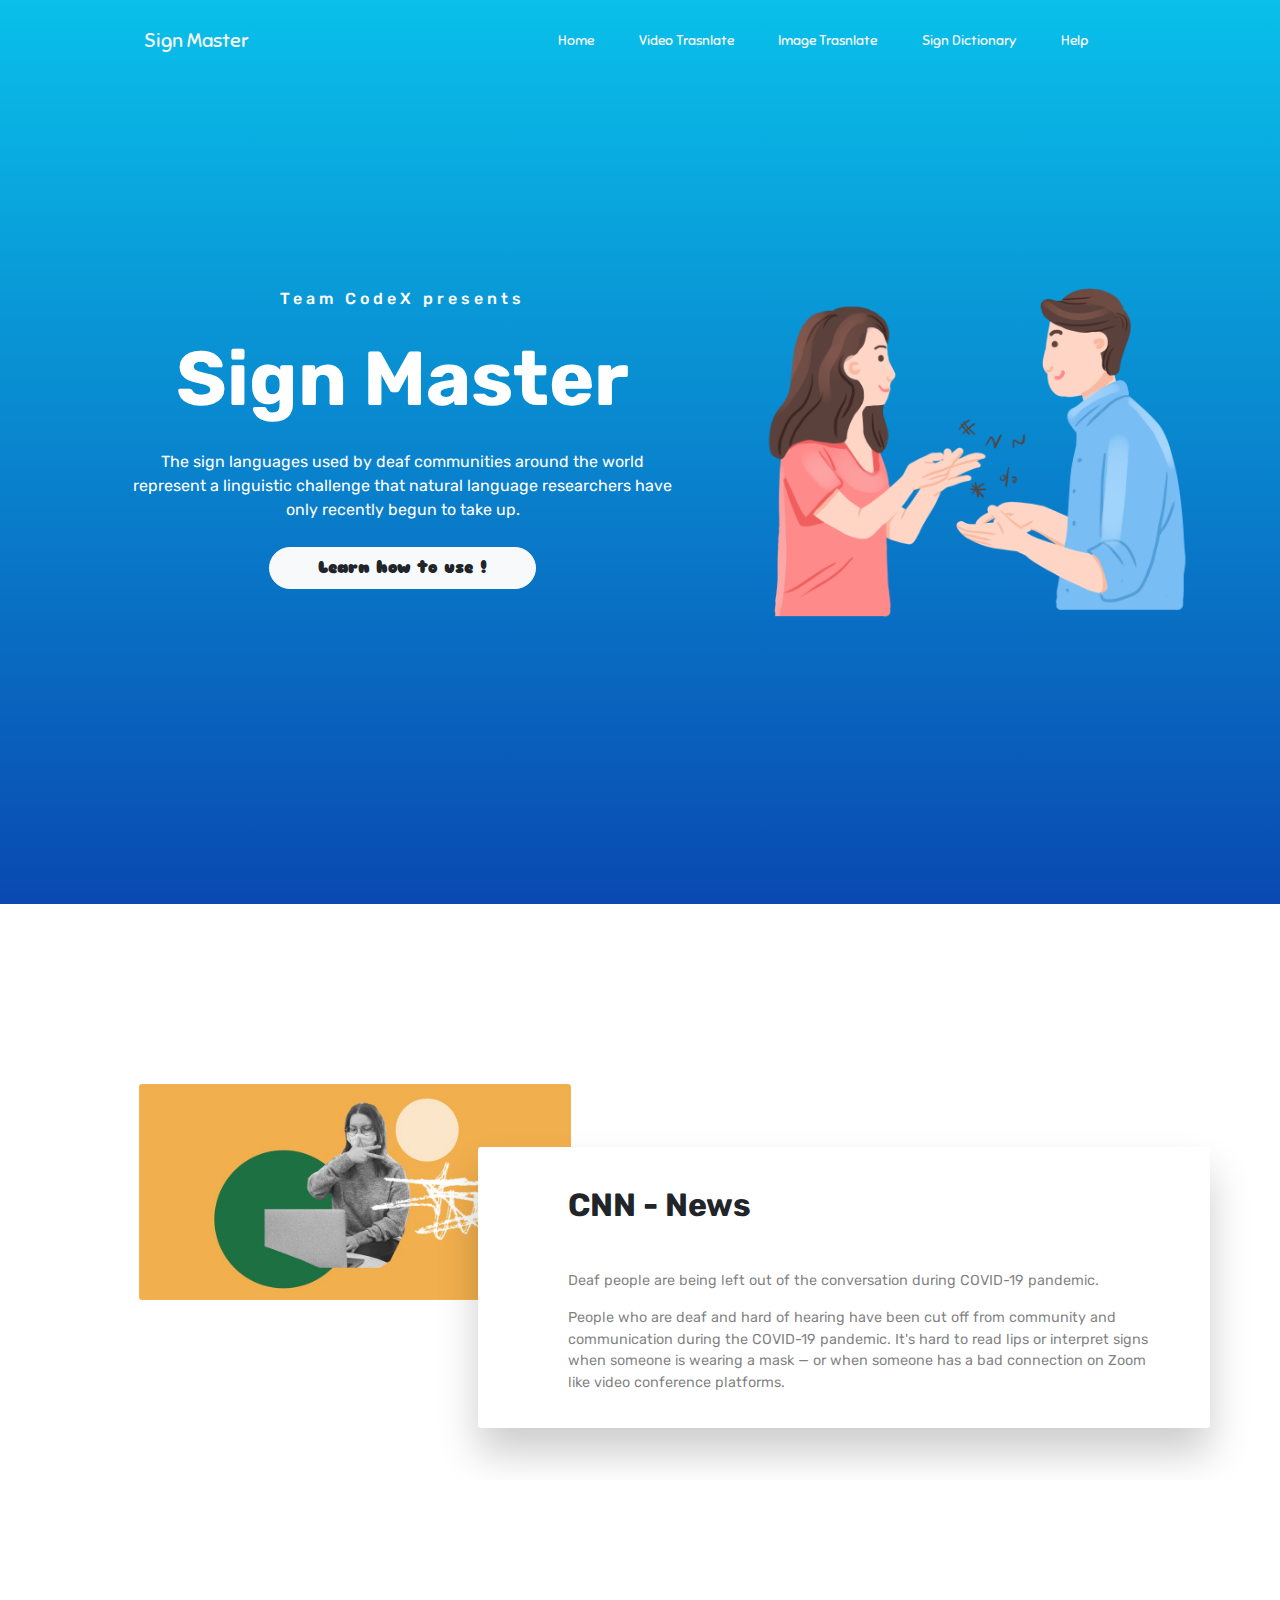
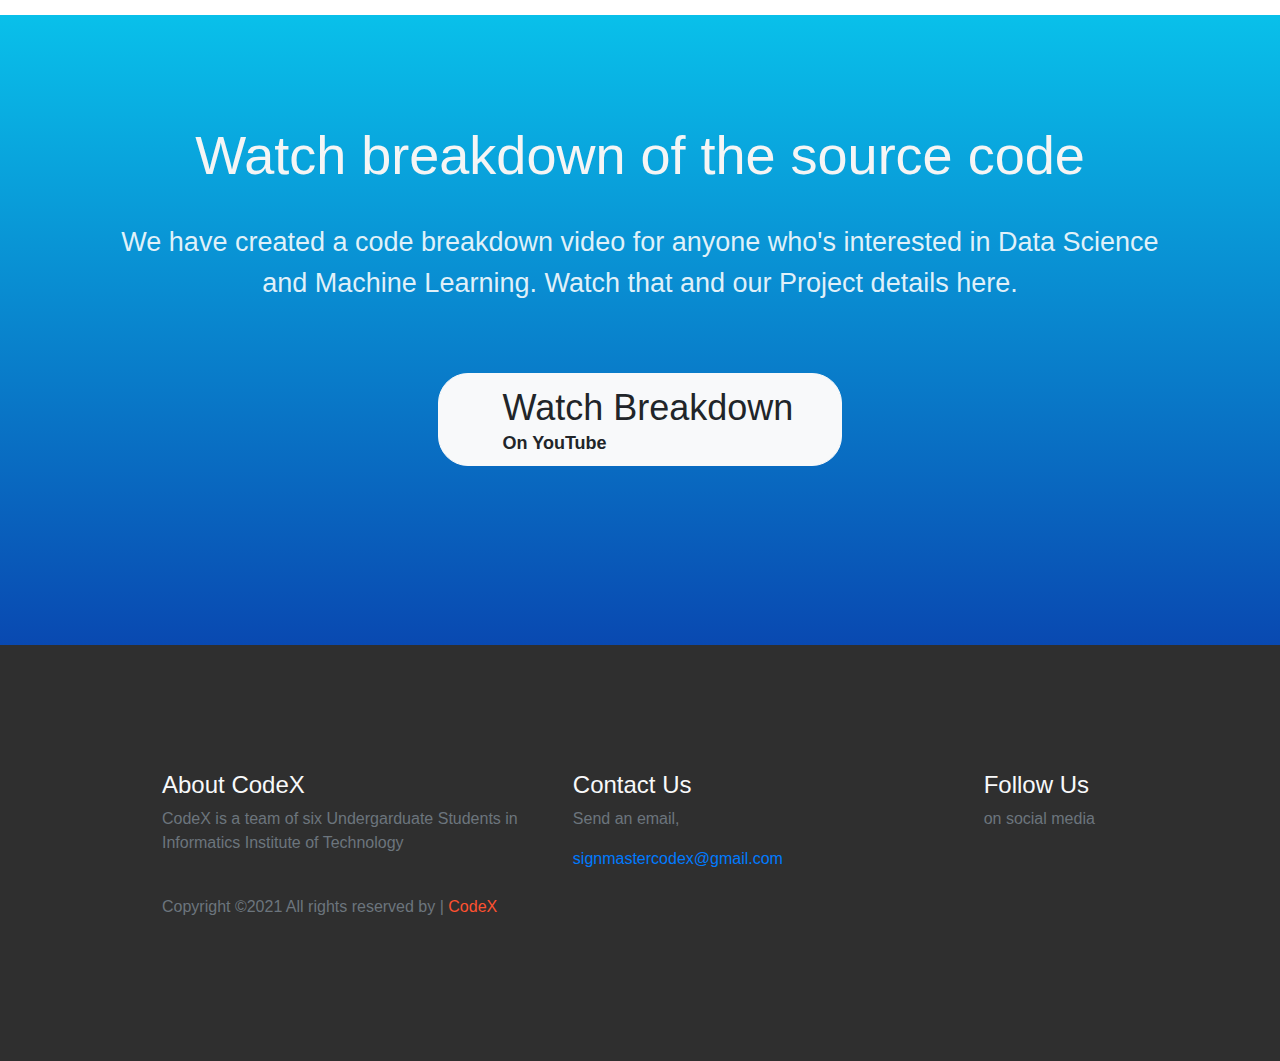
<file: SDGP - final/templates/index.html>
<!DOCTYPE html>
<html lang="en">

	<head>

    <link rel="shortcut icon" href="../static/styles/favicon.ico" type="image/x-icon">
		<meta charset="UTF-8" />
		<meta name="viewport" content="width=device-width, initial-scale=1.0" />
		<meta http-equiv="X-UA-Compatible" content="ie=edge" />
		<title>Sign Master</title>
		<link rel="stylesheet" href="https://stackpath.bootstrapcdn.com/bootstrap/4.3.1/css/bootstrap.min.css" integrity="sha384-ggOyR0iXCbMQv3Xipma34MD+dH/1fQ784/j6cY/iJTQUOhcWr7x9JvoRxT2MZw1T" crossorigin="anonymous"/>
	  <link rel="stylesheet" href="https://use.fontawesome.com/releases/v5.7.2/css/all.css" integrity="sha384-fnmOCqbTlWIlj8LyTjo7mOUStjsKC4pOpQbqyi7RrhN7udi9RwhKkMHpvLbHG9Sr" crossorigin="anonymous">
		<link rel="stylesheet" href="../static/styles/mainStyle.css" />
		<link rel="stylesheet" href="../static/styles/mobile-style.css">

	</head>

	<body>
        <header>
            <div class="container-fluid p-0">
              <nav class="navbar navbar-expand-lg">
                <a class="navbar-brand" href="#"><i class="fas fa-american-sign-language-interpreting fa-2x"></i> Sign Master</a>
                <button class="navbar-toggler" type="button" data-toggle="collapse" data-target="#navbarNav" aria-controls="navbarNav" aria-expanded="false" aria-label="Toggle navigation">
                  <span class="navbar-toggler-icon"></span>
                  <i class="fas fa-bars"></i>
                </button>
                <div class="collapse navbar-collapse" id="navbarNav">
                  <div class="mr-auto"></div>
                  <ul class="navbar-nav">
                    <li class="nav-item active">
                      <a class="nav-link" href="/">Home</a>
                    </li>
                    <li class="nav-item">
                      <a class="nav-link" href="/live_feed">Video Trasnlate</a>
                    </li>
                    <li class="nav-item">
                      <a class="nav-link" href="/upload">Image Trasnlate</a>
                    </li>
                    <li class="nav-item">
                      <a class="nav-link" href="/dictionary">Sign Dictionary</a>
                    </li>
                    <li class="nav-item">
                      <a class="nav-link" href="/help">Help</a>
                    </li>
                  </ul>
                </div>
              </nav>
            </div>

            <div class="container text-center">
              <div class="row">
                <div class="col-md-7 col-sm-12  text-white">
                  <h6>Team CodeX presents</h6>
                  <h1>Sign Master</h1>
                  <p>
                    The sign languages used by deaf communities around the world represent a linguistic challenge that natural language researchers have only recently begun to take up.
                  </p>
                  <a href="/help" class="btn btn-light px-5 py-2 primary-btn">Learn how to use !</a>
                </div>
                <div class="col-md-5 col-sm-12  h-10">
                  <img src="../static/images/home.png" alt="Sign" />
                </div>
              </div>
            </div>

        </header>

        <main>
            <section class="section-1">
              <div class="container text-center">
                <div class="row">
                  <div class="col-md-6 col-12">
                    <div class="pray">
                      <img src="../static/images/interprete.jpg" alt="Pray" class="" />
                    </div>
                  </div>
                  <div class="col-md-6 col-12">
                    <div class="panel text-left">
                      <h1>CNN - News</h1>
                      <p class="pt-4">
                        Deaf people are being left out of the conversation during COVID-19 pandemic.
                      </p>
                      <p>
                        People who are deaf and hard of hearing have been cut off from community and communication during the COVID-19 pandemic. It's hard to read lips or interpret signs when someone is wearing a mask — or when someone has a bad connection on Zoom like video conference platforms.
                      </p>
                    </div>
                  </div>
                </div>
              </div>
            </section>

              <section class="section-3 container-fluid p-0 text-center">
                <div class="row">
                  <div class="col-md-12 col-sm-12">
                    <h1>Watch breakdown of the source code</h1>
                    <p>
                      We have created a code breakdown video for anyone who's interested in Data Science and Machine Learning. Watch that and our Project details here.
                    </p>
                  </div>
                </div>

                
                <a href="https://www.youtube.com/" class="btn btn-light px-5 py-2 primary-btn">
                  <div class="platform row">
                    <div class="col-md-12 col-sm-12 text-center">
                        <div class="d-flex flex-row justify-content-center">
                          <i class="fab fa-youtube fa-3x py-2 pr-3"></i>
                          <div class="text text-left">
                            <h3 class="pt-1 m-0">Watch Breakdown</h3>
                            <p class="p-0 m-0">On YouTube</p>
                          </div>
                        </div>
                    </div>
                  </div>
                </a>
              </section>

        </main>

          <footer>
            <div class="container-fluid p-0">
              <div class="row text-left">
                <div class="col-md-5 col-sm-5">
                  <h4 class="text-light">About CodeX</h4>
                  <p class="text-muted">CodeX is a team of six Undergarduate Students in Informatics Institute of Technology</p>
                  <p class="pt-4 text-muted">Copyright ©2021 All rights reserved by | <span>CodeX</span></p>
                </div>
                <div class="col-md-5 col-sm-12">
                  <h4 class="text-light">Contact Us</h4>
                  <p class="text-muted">Send an email,</p>
                  <a href="mailto:signmastercodex@gmail.com">signmastercodex@gmail.com</a>
                </div>
                <div class="col-md-2 col-sm-12">
                  <h4 class="text-light">Follow Us</h4>
                  <p class="text-muted">on social media</p>
                  <div class="column text-light">
                    <a href="https://www.facebook.com/"><i class="fab fa-facebook-f"></i></a>
                    <a href="https://www.instagram.com/"><i class="fab fa-instagram"></i></a>
                    <a href="https://www.twitter.com/"><i class="fab fa-twitter"></i></a>
                    <a href="https://www.youtube.com/"><i class="fab fa-youtube"></i></a>
                  </div>
                </div>
              </div>
            </div>
          </footer>

    <script src="https://cdnjs.cloudflare.com/ajax/libs/jquery/3.3.1/jquery.min.js"></script>
    <script src="https://cdnjs.cloudflare.com/ajax/libs/popper.js/1.14.7/umd/popper.min.js" integrity="sha384-UO2eT0CpHqdSJQ6hJty5KVphtPhzWj9WO1clHTMGa3JDZwrnQq4sF86dIHNDz0W1" crossorigin="anonymous"></script>
    <script src="https://stackpath.bootstrapcdn.com/bootstrap/4.3.1/js/bootstrap.min.js" integrity="sha384-JjSmVgyd0p3pXB1rRibZUAYoIIy6OrQ6VrjIEaFf/nJGzIxFDsf4x0xIM+B07jRM" crossorigin="anonymous"></script>

	</body>
</html>
</file>
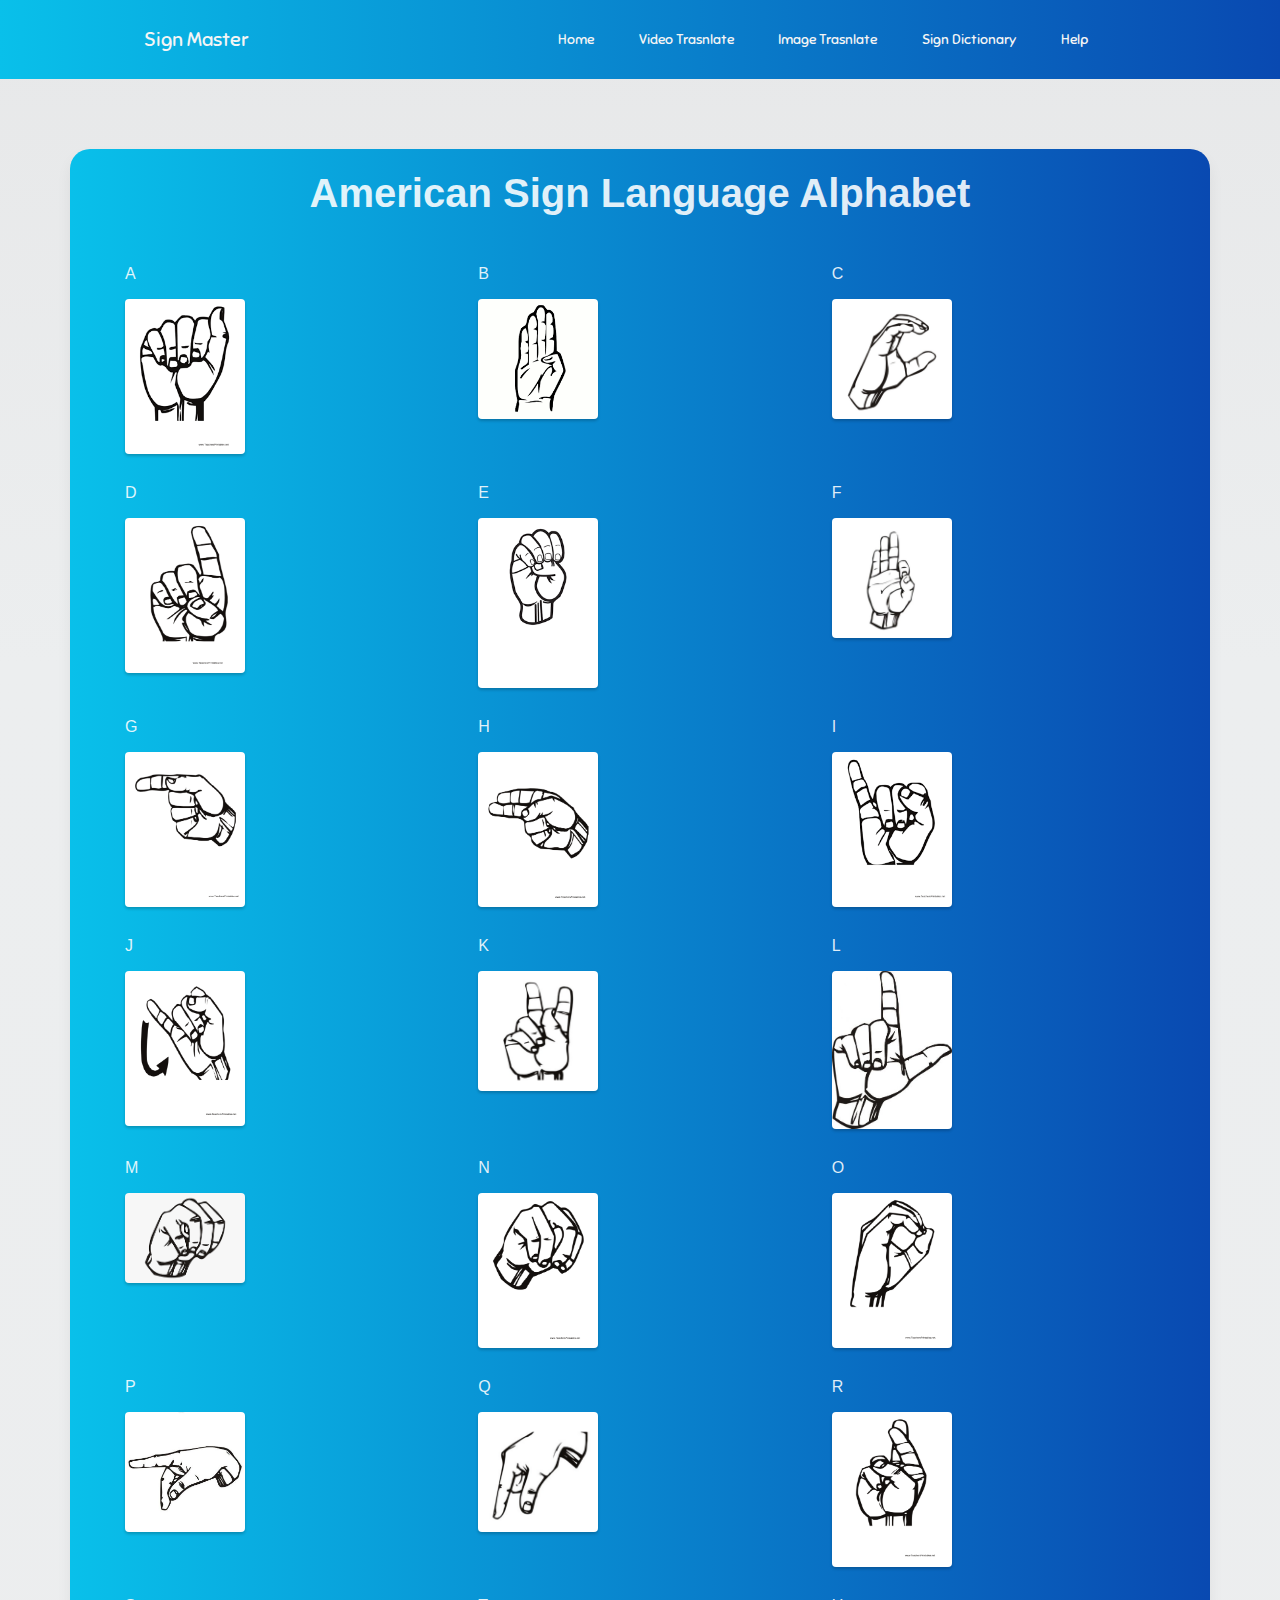
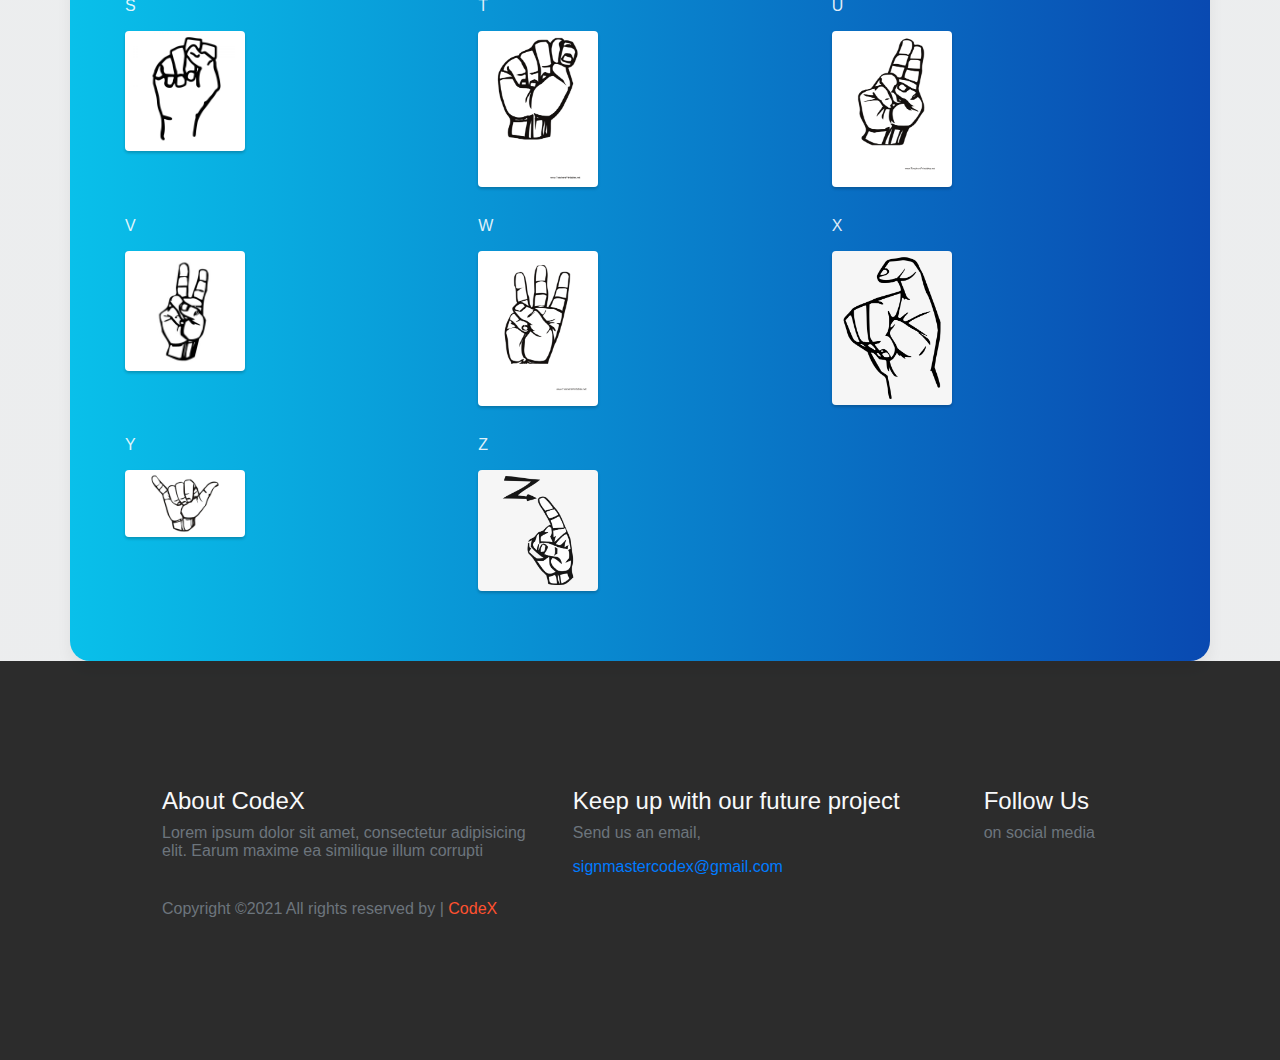
<file: templates/dictionary.html>
<!DOCTYPE html>
<html lang="en">

	<head>
		<meta charset="UTF-8" />
		<meta name="viewport" content="width=device-width, initial-scale=1.0" />
		<meta http-equiv="X-UA-Compatible" content="ie=edge" />
		<title>Main Page</title>

		<link rel="stylesheet" href="https://stackpath.bootstrapcdn.com/bootstrap/4.3.1/css/bootstrap.min.css" integrity="sha384-ggOyR0iXCbMQv3Xipma34MD+dH/1fQ784/j6cY/iJTQUOhcWr7x9JvoRxT2MZw1T" crossorigin="anonymous"/>
	  <link rel="stylesheet" href="https://use.fontawesome.com/releases/v5.7.2/css/all.css" integrity="sha384-fnmOCqbTlWIlj8LyTjo7mOUStjsKC4pOpQbqyi7RrhN7udi9RwhKkMHpvLbHG9Sr" crossorigin="anonymous">
		<link rel="stylesheet" href="../static/styles/Style22.css" />
		<link rel="stylesheet" href="../static/styles/mobile-style22.css">
    <link rel="stylesheet" href="gallery-grid.css">
	</head>

	<body>

        <header>
            <div class="container-fluid p-0">
              <nav class="navbar navbar-expand-lg">
                <a class="navbar-brand" href="#"><i class="fas fa-american-sign-language-interpreting fa-2x"></i> Sign Master</a>
                <button class="navbar-toggler" type="button" data-toggle="collapse" data-target="#navbarNav" aria-controls="navbarNav" aria-expanded="false" aria-label="Toggle navigation">
                  <span class="navbar-toggler-icon"></span>
                  <i class="fas fa-bars"></i>
                </button>
                <div class="collapse navbar-collapse" id="navbarNav">
                  <div class="mr-auto"></div>
                  <ul class="navbar-nav">
                    <li class="nav-item active">
                        <a class="nav-link" href="mainFinal.html">Home</a>
                    </li>
                    <li class="nav-item">
                      <a class="nav-link" href="video.html">Video Trasnlate</a>
                    </li>
                    <li class="nav-item">
                      <a class="nav-link" href="image.html">Image Trasnlate</a>
                    </li>
                    <li class="nav-item">
                      <a class="nav-link" href="dictionary.html">Sign Dictionary</a>
                    </li>
                    <li class="nav-item">
                      <a class="nav-link" href="help.html">Help</a>
                    </li>
                  </ul>

                </div>
              </nav>
            </div>
        </header>

        <main>
          <div class="container gallery-container">
            <h1>American Sign Language Alphabet</h1>
            <div class="tz-gallery">
        
                <div class="row">
                    <div class="col-sm-4 col-md-4">
                        <a class="lightbox">
                            <p class="text">A</p>
                            <img src="../static/images/a.png" alt="Park">
                        </a>
                    </div>
                    <div class="col-sm-4 col-md-4">
                        <a class="lightbox">
                            <p class="text">B</p>
                            <img src="../static/images/b.png" alt="Bridge">
                        </a>
                    </div>
                    <div class="col-sm-4 col-md-4">
                        <a class="lightbox">
                            <p class="text">C</p>
                            <img src="../static/images/c.png" alt="Tunnel">
                        </a>
                    </div>
                    <hr>
                    <div class="col-sm-4 col-md-4">
                        <a class="lightbox">
                            <p class="text">D</p>
                            <img src="../static/images/d.png" alt="Coast">
                        </a>
                    </div>
                    <div class="col-sm-4 col-md-4">
                        <a class="lightbox">
                            <p class="text">E</p>
                            <img src="../static/images/e.png" alt="Rails">
                        </a>
                    </div>
                    <div class="col-sm-4 col-md-4">
                        <a class="lightbox">
                            <p class="text">F</p>
                            <img src="../static/images/f.png" alt="Traffic">
                        </a>
                    </div>
                    <div class="col-sm-4 col-md-4">
                        <a class="lightbox">
                            <p class="text">G</p>
                            <img src="../static/images/g.png" alt="Rocks">
                        </a>
                    </div>
                    <div class="col-sm-4 col-md-4">
                        <a class="lightbox">
                            <p class="text">H</p>
                            <img src="../static/images/h.png" alt="Benches">
                        </a>
                    </div>
                    <div class="col-sm-4 col-md-4">
                        <a class="lightbox">
                            <p class="text">I</p>
                            <img src="../static/images/i.png"></a>
                    </div>
                    <div class="col-sm-4 col-md-4">
                        <a class="lightbox">
                            <p class="text">J</p>
                            <img src="../static/images/j.png"></a>
                    </div>
                    <div class="col-sm-4 col-md-4">
                        <a class="lightbox">
                            <p class="text">K</p>
                            <img src="../static/images/k.png"></a>
                    </div>
                    <div class="col-sm-4 col-md-4">
                        <a class="lightbox">
                            <p class="text">L</p>
                            <img src="../static/images/l.png"></a>
                    </div>
                    <div class="col-sm-4 col-md-4">
                        <a class="lightbox">
                            <p class="text">M</p>
                            <img src="../static/images/m.png"></a>
                    </div>
                    <div class="col-sm-4 col-md-4">
                        <a class="lightbox">
                            <p class="text">N</p>
                            <img src="../static/images/n.png"></a>
                    </div>
                    <div class="col-sm-4 col-md-4">
                        <a class="lightbox">
                            <p class="text">O</p>
                            <img src="../static/images/o.png"></a>
                    </div>
                    <div class="col-sm-4 col-md-4">
                        <a class="lightbox">
                            <p class="text">P</p>
                            <img src="../static/images/p.png"></a>
                    </div>
                    <div class="col-sm-4 col-md-4">
                        <a class="lightbox">
                            <p class="text">Q</p>
                            <img src="../static/images/q.png"></a>
                    </div>
                    <div class="col-sm-4 col-md-4">
                        <a class="lightbox">
                            <p class="text">R</p>
                            <img src="../static/images/r.png"></a>
                    </div>
                    <div class="col-sm-4 col-md-4">
                        <a class="lightbox">
                            <p class="text">S</p>
                            <img src="../static/images/s.png"></a>
                    </div>
                    <div class="col-sm-4 col-md-4">
                        <a class="lightbox">
                            <p class="text">T</p>
                            <img src="../static/images/t.png"></a>
                    </div>
                    <div class="col-sm-4 col-md-4">
                        <a class="lightbox">
                            <p class="text">U</p>
                            <img src="../static/images/u.png"></a>
                    </div>
                    <div class="col-sm-4 col-md-4">
                        <a class="lightbox">
                            <p class="text">V</p>
                            <img src="../static/images/v.png"></a>
                    </div>
                    <div class="col-sm-4 col-md-4">
                        <a class="lightbox">
                            <p class="text">W</p>
                            <img src="../static/images/w.png"></a>
                    </div>
                    <div class="col-sm-4 col-md-4">
                        <a class="lightbox">
                            <p class="text">X</p>
                            <img src="../static/images/x.png"></a>
                    </div>
                    <div class="col-sm-4 col-md-4">
                        <a class="lightbox">
                            <p class="text">Y</p>
                            <img src="../static/images/y.png"></a>
                    </div>
                    <div class="col-sm-4 col-md-4">
                        <a class="lightbox">
                            <p class="text">Z</p>
                            <img src="../static/images/z.png"></a>
                    </div>
                </div>
            </div>
          </div>
        </main>

          <footer>
            <div class="container-fluid p-0">
              <div class="row text-left">
                <div class="col-md-5 col-sm-5">
                  <h4 class="text-light">About CodeX</h4>
                  <p class="text-muted">Lorem ipsum dolor sit amet, consectetur adipisicing elit. Earum maxime ea similique illum corrupti</p>
                  <p class="pt-4 text-muted">Copyright ©2021 All rights reserved by | <span>CodeX</span></p>
                </div>
                <div class="col-md-5 col-sm-12">
                  <h4 class="text-light">Keep up with our future project</h4>
                  <p class="text-muted">Send us an email,</p>
                  <a href="mailto:signmastercodex@gmail.com">signmastercodex@gmail.com</a>
                </div>
                <div class="col-md-2 col-sm-12">
                  <h4 class="text-light">Follow Us</h4>
                  <p class="text-muted">on social media</p>
                  <div class="column text-light">
                    <i class="fab fa-facebook-f"></i>
                    <i class="fab fa-instagram"></i>
                    <i class="fab fa-twitter"></i>
                    <i class="fab fa-youtube"></i>
                  </div>
                </div>
              </div>
            </div>
          </footer>

    <script src="https://cdnjs.cloudflare.com/ajax/libs/jquery/3.3.1/jquery.min.js"></script>
    <script src="https://cdnjs.cloudflare.com/ajax/libs/popper.js/1.14.7/umd/popper.min.js" integrity="sha384-UO2eT0CpHqdSJQ6hJty5KVphtPhzWj9WO1clHTMGa3JDZwrnQq4sF86dIHNDz0W1" crossorigin="anonymous"></script>
    <script src="https://stackpath.bootstrapcdn.com/bootstrap/4.3.1/js/bootstrap.min.js" integrity="sha384-JjSmVgyd0p3pXB1rRibZUAYoIIy6OrQ6VrjIEaFf/nJGzIxFDsf4x0xIM+B07jRM" crossorigin="anonymous"></script>

	</body>
</html>
</file>
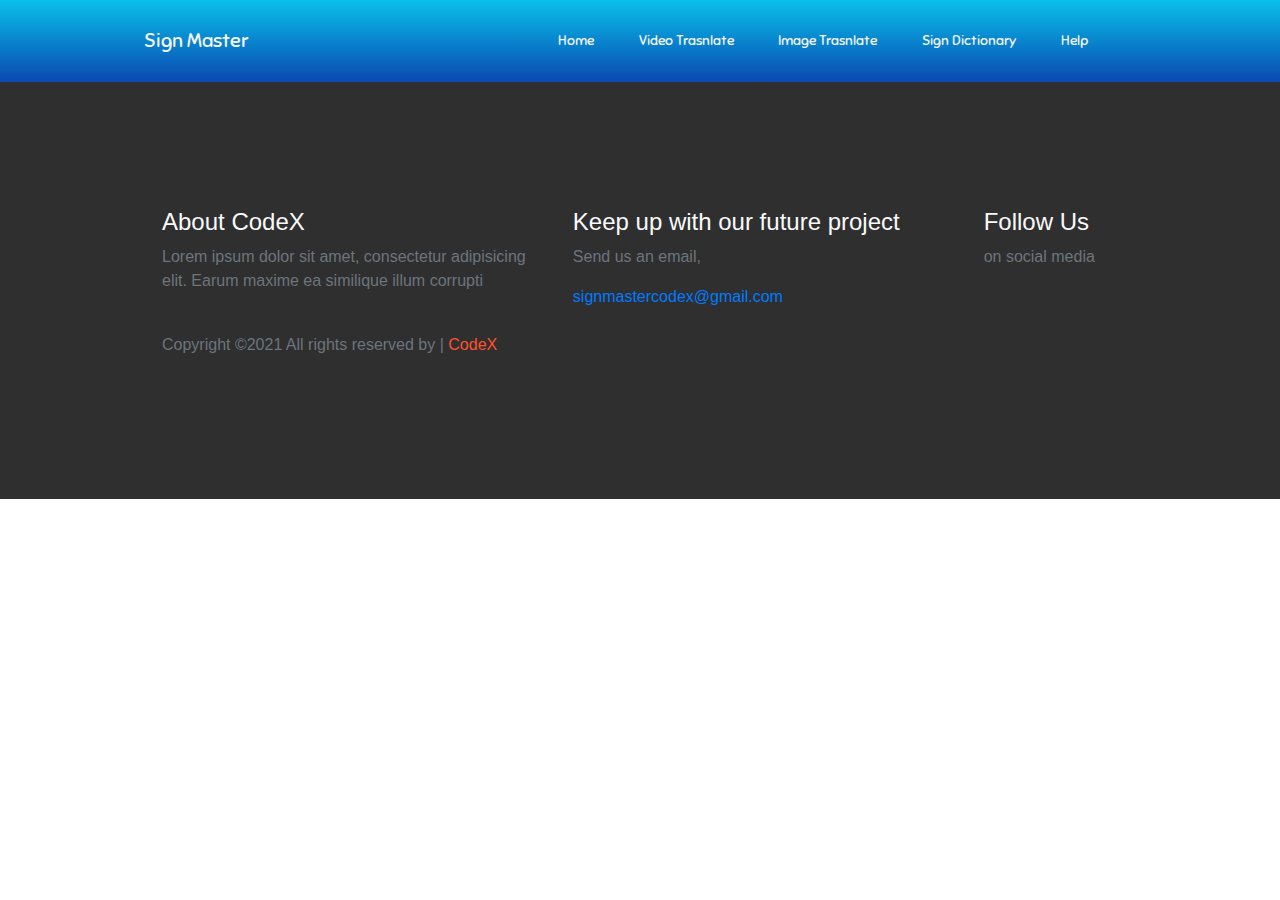
<file: templates/image.html>
<!DOCTYPE html>
<html lang="en">

	<head>
		<meta charset="UTF-8" />
		<meta name="viewport" content="width=device-width, initial-scale=1.0" />
		<meta http-equiv="X-UA-Compatible" content="ie=edge" />
		<title>Main Page</title>

		<link rel="stylesheet" href="https://stackpath.bootstrapcdn.com/bootstrap/4.3.1/css/bootstrap.min.css" integrity="sha384-ggOyR0iXCbMQv3Xipma34MD+dH/1fQ784/j6cY/iJTQUOhcWr7x9JvoRxT2MZw1T" crossorigin="anonymous"/>
	  	<link rel="stylesheet" href="https://use.fontawesome.com/releases/v5.7.2/css/all.css" integrity="sha384-fnmOCqbTlWIlj8LyTjo7mOUStjsKC4pOpQbqyi7RrhN7udi9RwhKkMHpvLbHG9Sr" crossorigin="anonymous">

      <link rel="stylesheet" href="../static/styles/Style22.css" />
      <link rel="stylesheet" href="../static/styles/mobile-style22.css">
	</head>

	<body>

        <header>
            <div class="container-fluid p-0">
              <nav class="navbar navbar-expand-lg">
                <a class="navbar-brand" href="#"><i class="fas fa-american-sign-language-interpreting fa-2x"></i> Sign Master</a>
                <button class="navbar-toggler" type="button" data-toggle="collapse" data-target="#navbarNav" aria-controls="navbarNav" aria-expanded="false" aria-label="Toggle navigation">
                  <span class="navbar-toggler-icon"></span>
                  <i class="fas fa-bars"></i>
                </button>
                <div class="collapse navbar-collapse" id="navbarNav">
                  <div class="mr-auto"></div>
                  <ul class="navbar-nav">
                    <li class="nav-item active">
                      <a class="nav-link" href="mainFinal.html">Home</a>
                    </li>
                    <li class="nav-item">
                      <a class="nav-link" href="video.html">Video Trasnlate</a>
                    </li>
                    <li class="nav-item">
                      <a class="nav-link" href="image.html">Image Trasnlate</a>
                    </li>
                    <li class="nav-item">
                      <a class="nav-link" href="dictionary.html">Sign Dictionary</a>
                    </li>
                    <li class="nav-item">
                      <a class="nav-link" href="help.html">Help</a>
                    </li>
                  </ul>

                </div>
              </nav>
            </div>
        </header>

        <main>
        </main>

          <footer>
            <div class="container-fluid p-0">
              <div class="row text-left">
                <div class="col-md-5 col-sm-5">
                  <h4 class="text-light">About CodeX</h4>
                  <p class="text-muted">Lorem ipsum dolor sit amet, consectetur adipisicing elit. Earum maxime ea similique illum corrupti</p>
                  <p class="pt-4 text-muted">Copyright ©2021 All rights reserved by | <span>CodeX</span></p>
                </div>
                <div class="col-md-5 col-sm-12">
                  <h4 class="text-light">Keep up with our future project</h4>
                  <p class="text-muted">Send us an email,</p>
                  <a href="mailto:signmastercodex@gmail.com">signmastercodex@gmail.com</a>
                </div>
                <div class="col-md-2 col-sm-12">
                  <h4 class="text-light">Follow Us</h4>
                  <p class="text-muted">on social media</p>
                  <div class="column text-light">
                    <i class="fab fa-facebook-f"></i>
                    <i class="fab fa-instagram"></i>
                    <i class="fab fa-twitter"></i>
                    <i class="fab fa-youtube"></i>
                  </div>
                </div>
              </div>
            </div>
          </footer>

    <script src="https://cdnjs.cloudflare.com/ajax/libs/jquery/3.3.1/jquery.min.js"></script>
    <script src="https://cdnjs.cloudflare.com/ajax/libs/popper.js/1.14.7/umd/popper.min.js" integrity="sha384-UO2eT0CpHqdSJQ6hJty5KVphtPhzWj9WO1clHTMGa3JDZwrnQq4sF86dIHNDz0W1" crossorigin="anonymous"></script>
    <script src="https://stackpath.bootstrapcdn.com/bootstrap/4.3.1/js/bootstrap.min.js" integrity="sha384-JjSmVgyd0p3pXB1rRibZUAYoIIy6OrQ6VrjIEaFf/nJGzIxFDsf4x0xIM+B07jRM" crossorigin="anonymous"></script>

	</body>
</html>
</file>
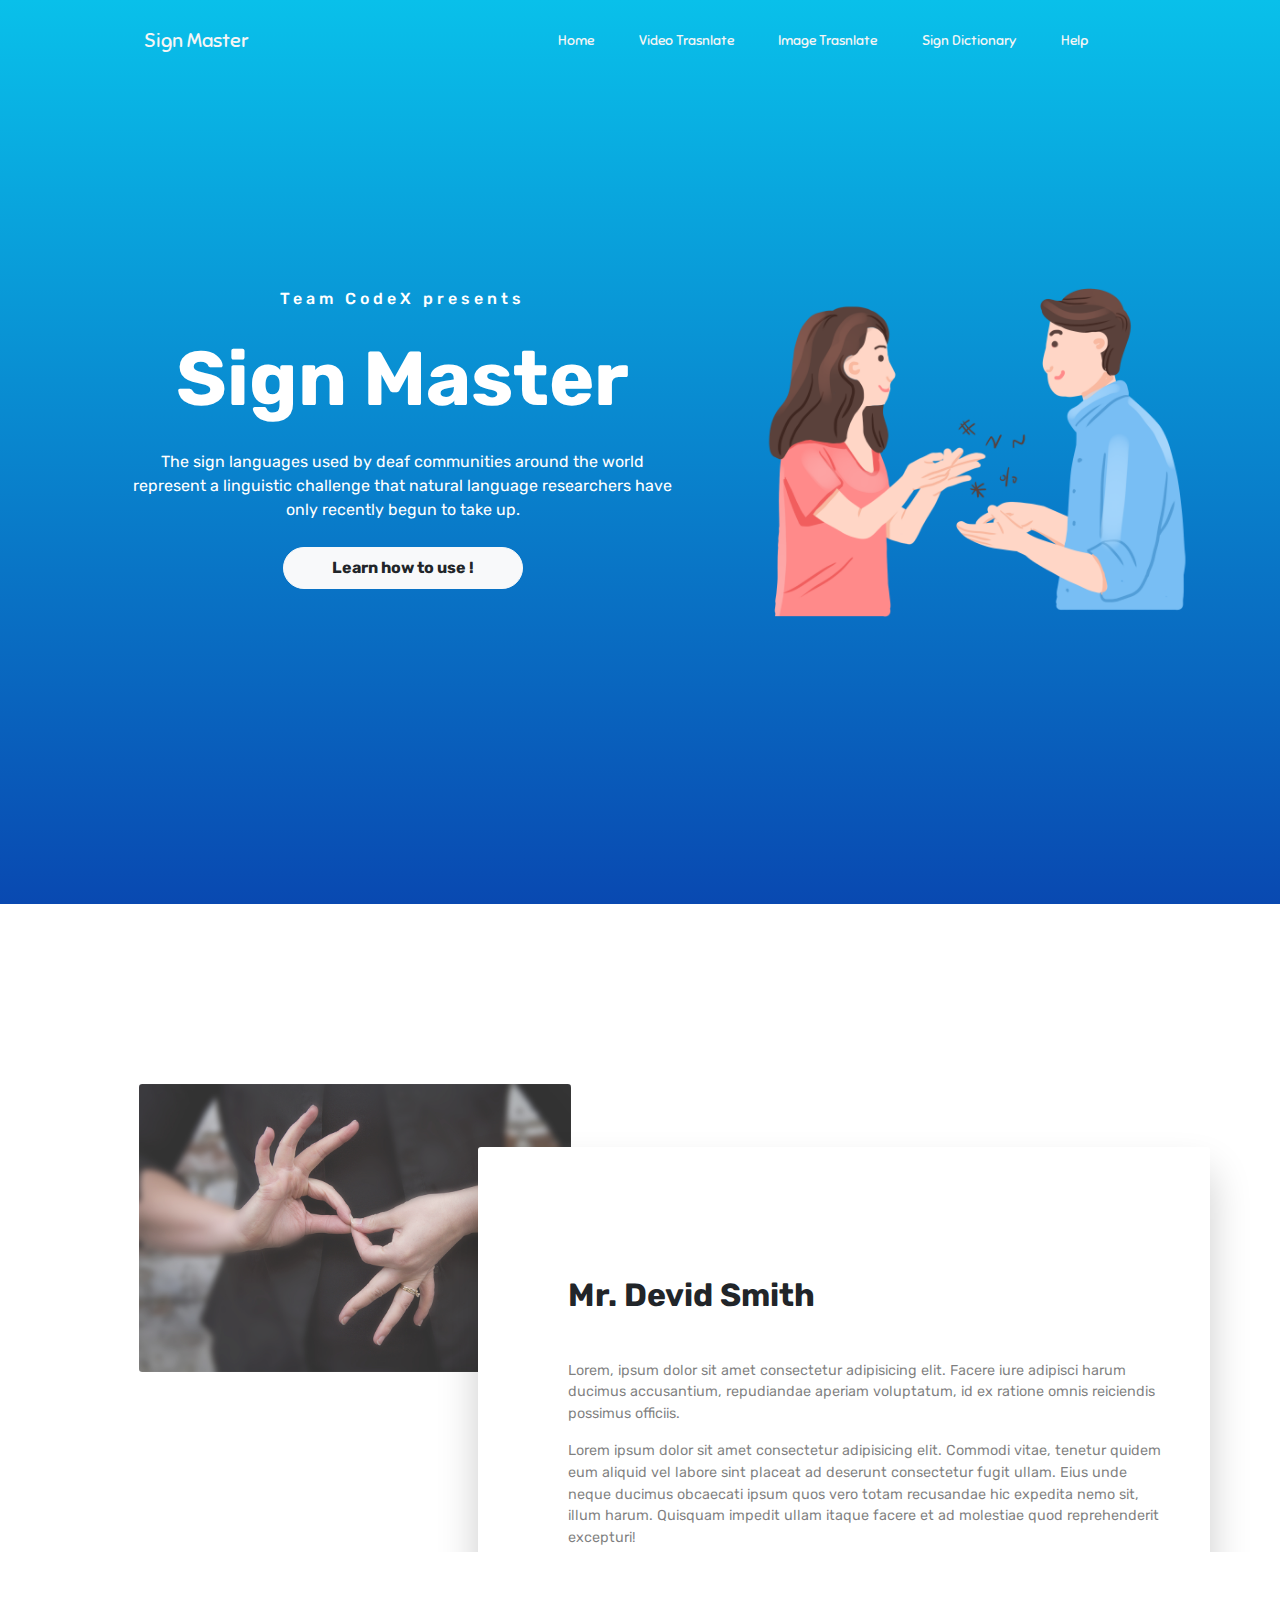
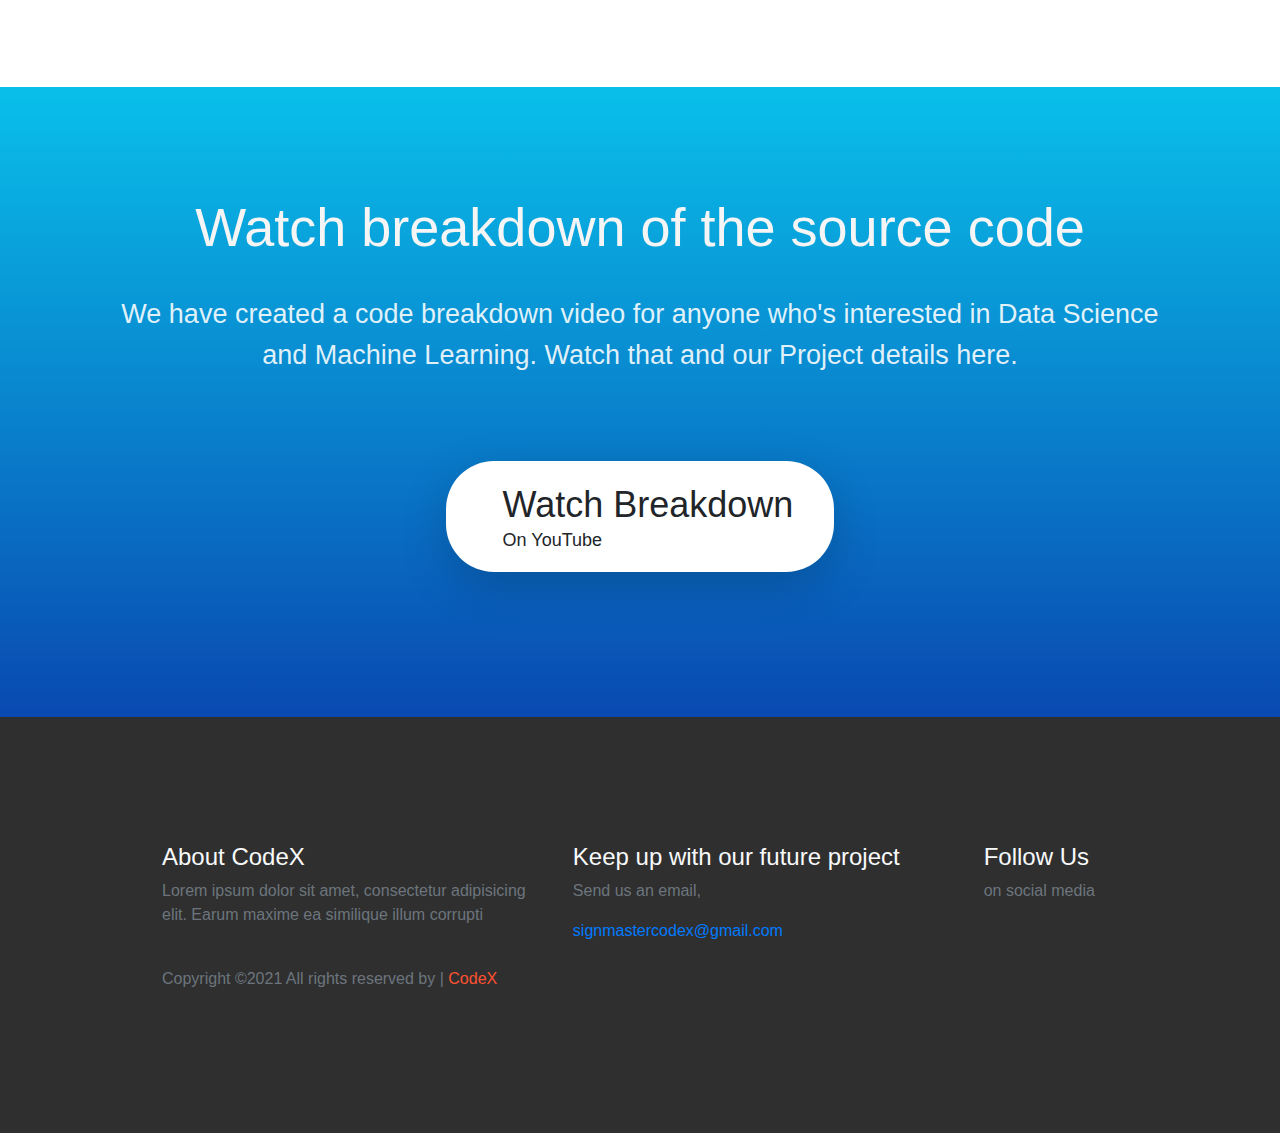
<file: templates/mainFinal.html>
<!DOCTYPE html>
<html lang="en">

	<head>
		<meta charset="UTF-8" />
		<meta name="viewport" content="width=device-width, initial-scale=1.0" />
		<meta http-equiv="X-UA-Compatible" content="ie=edge" />
		<title>Main Page</title>

		<link rel="stylesheet" href="https://stackpath.bootstrapcdn.com/bootstrap/4.3.1/css/bootstrap.min.css" integrity="sha384-ggOyR0iXCbMQv3Xipma34MD+dH/1fQ784/j6cY/iJTQUOhcWr7x9JvoRxT2MZw1T" crossorigin="anonymous"/>
	  	<link rel="stylesheet" href="https://use.fontawesome.com/releases/v5.7.2/css/all.css" integrity="sha384-fnmOCqbTlWIlj8LyTjo7mOUStjsKC4pOpQbqyi7RrhN7udi9RwhKkMHpvLbHG9Sr" crossorigin="anonymous">

		<link rel="stylesheet" href="../static/styles/Style22.css" />
		<link rel="stylesheet" href="../static/styles/mobile-style22.css">
	</head>

	<body>

        <header>
            <div class="container-fluid p-0">
              <nav class="navbar navbar-expand-lg">
                <a class="navbar-brand" href="#"><i class="fas fa-american-sign-language-interpreting fa-2x"></i> Sign Master</a>
                <button class="navbar-toggler" type="button" data-toggle="collapse" data-target="#navbarNav" aria-controls="navbarNav" aria-expanded="false" aria-label="Toggle navigation">
                  <span class="navbar-toggler-icon"></span>
                  <i class="fas fa-bars"></i>
                </button>
                <div class="collapse navbar-collapse" id="navbarNav">
                  <div class="mr-auto"></div>
                  <ul class="navbar-nav">
                    <li class="nav-item active">
                      <a class="nav-link" href="mainFinal.html">Home</a>
                    </li>
                    <li class="nav-item">
                      <a class="nav-link" href="video.html">Video Trasnlate</a>
                    </li>
                    <li class="nav-item">
                      <a class="nav-link" href="image.html">Image Trasnlate</a>
                    </li>
                    <li class="nav-item">
                      <a class="nav-link" href="dictionary.html">Sign Dictionary</a>
                    </li>
                    <li class="nav-item">
                      <a class="nav-link" href="help.html">Help</a>
                    </li>
                  </ul>
                </div>
              </nav>
            </div>

            <div class="container text-center">
              <div class="row">
                <div class="col-md-7 col-sm-12  text-white">
                  <h6>Team CodeX presents</h6>
                  <h1>Sign Master</h1>
                  <p>
                    The sign languages used by deaf communities around the world represent a linguistic challenge that natural language researchers have only recently begun to take up.
                  </p>
                  <button class="btn btn-light px-5 py-2 primary-btn">Learn how to use !</button>
                </div>
                <div class="col-md-5 col-sm-12  h-10">
                  <img src="../static/images/home.png" alt="Sign" />
                </div>
              </div>
            </div>

        </header>

        <main>
            <section class="section-1">
              <div class="container text-center">
                <div class="row">
                  <div class="col-md-6 col-12">
                    <div class="pray">
                      <img src="../static/images/interprete.jpg" alt="Pray" class="" />
                    </div>
                  </div>
                  <div class="col-md-6 col-12">
                    <div class="panel text-left">
                      <h1>Mr. Devid Smith</h1>
                      <p class="pt-4">
                        Lorem, ipsum dolor sit amet consectetur adipisicing elit. Facere iure adipisci harum ducimus accusantium, repudiandae aperiam
                        voluptatum, id ex ratione omnis reiciendis possimus officiis.
                      </p>
                      <p>
                        Lorem ipsum dolor sit amet consectetur adipisicing elit. Commodi vitae, tenetur quidem eum aliquid vel labore sint placeat
                        ad deserunt consectetur fugit ullam. Eius unde neque ducimus obcaecati ipsum quos vero totam recusandae hic
                        expedita nemo sit, illum harum. Quisquam impedit ullam itaque facere et ad molestiae quod reprehenderit excepturi!
                      </p>
                    </div>
                  </div>
                </div>
              </div>
            </section>

              <section class="section-3 container-fluid p-0 text-center">
                <div class="row">
                  <div class="col-md-12 col-sm-12">
                    <h1>Watch breakdown of the source code</h1>
                    <p>
                      We have created a code breakdown video for anyone who's interested in Data Science and Machine Learning. Watch that and our Project details here.
                    </p>
                  </div>
                </div>
                <div class="platform row">
                  <div class="col-md-12 col-sm-12 text-center">
                    <div class="desktop shadow-lg">
                      <div class="d-flex flex-row justify-content-center">
                        <i class="fab fa-youtube fa-3x py-2 pr-3"></i>
                        <div class="text text-left">
                          <h3 class="pt-1 m-0">Watch Breakdown</h3>
                          <p class="p-0 m-0">On YouTube</p>
                        </div>
                      </div>
                    </div>
                  </div>
                </div>
              </section>

        </main>

          <footer>
            <div class="container-fluid p-0">
              <div class="row text-left">
                <div class="col-md-5 col-sm-5">
                  <h4 class="text-light">About CodeX</h4>
                  <p class="text-muted">Lorem ipsum dolor sit amet, consectetur adipisicing elit. Earum maxime ea similique illum corrupti</p>
                  <p class="pt-4 text-muted">Copyright ©2021 All rights reserved by | <span>CodeX</span></p>
                </div>
                <div class="col-md-5 col-sm-12">
                  <h4 class="text-light">Keep up with our future project</h4>
                  <p class="text-muted">Send us an email,</p>
                  <a href="mailto:signmastercodex@gmail.com">signmastercodex@gmail.com</a>
                </div>
                <div class="col-md-2 col-sm-12">
                  <h4 class="text-light">Follow Us</h4>
                  <p class="text-muted">on social media</p>
                  <div class="column text-light">
                    <i class="fab fa-facebook-f"></i>
                    <i class="fab fa-instagram"></i>
                    <i class="fab fa-twitter"></i>
                    <i class="fab fa-youtube"></i>
                  </div>
                </div>
              </div>
            </div>
          </footer>

    <script src="https://cdnjs.cloudflare.com/ajax/libs/jquery/3.3.1/jquery.min.js"></script>
    <script src="https://cdnjs.cloudflare.com/ajax/libs/popper.js/1.14.7/umd/popper.min.js" integrity="sha384-UO2eT0CpHqdSJQ6hJty5KVphtPhzWj9WO1clHTMGa3JDZwrnQq4sF86dIHNDz0W1" crossorigin="anonymous"></script>
    <script src="https://stackpath.bootstrapcdn.com/bootstrap/4.3.1/js/bootstrap.min.js" integrity="sha384-JjSmVgyd0p3pXB1rRibZUAYoIIy6OrQ6VrjIEaFf/nJGzIxFDsf4x0xIM+B07jRM" crossorigin="anonymous"></script>
<!--    <script src="main22.js"></script>-->

	</body>
</html>
</file>
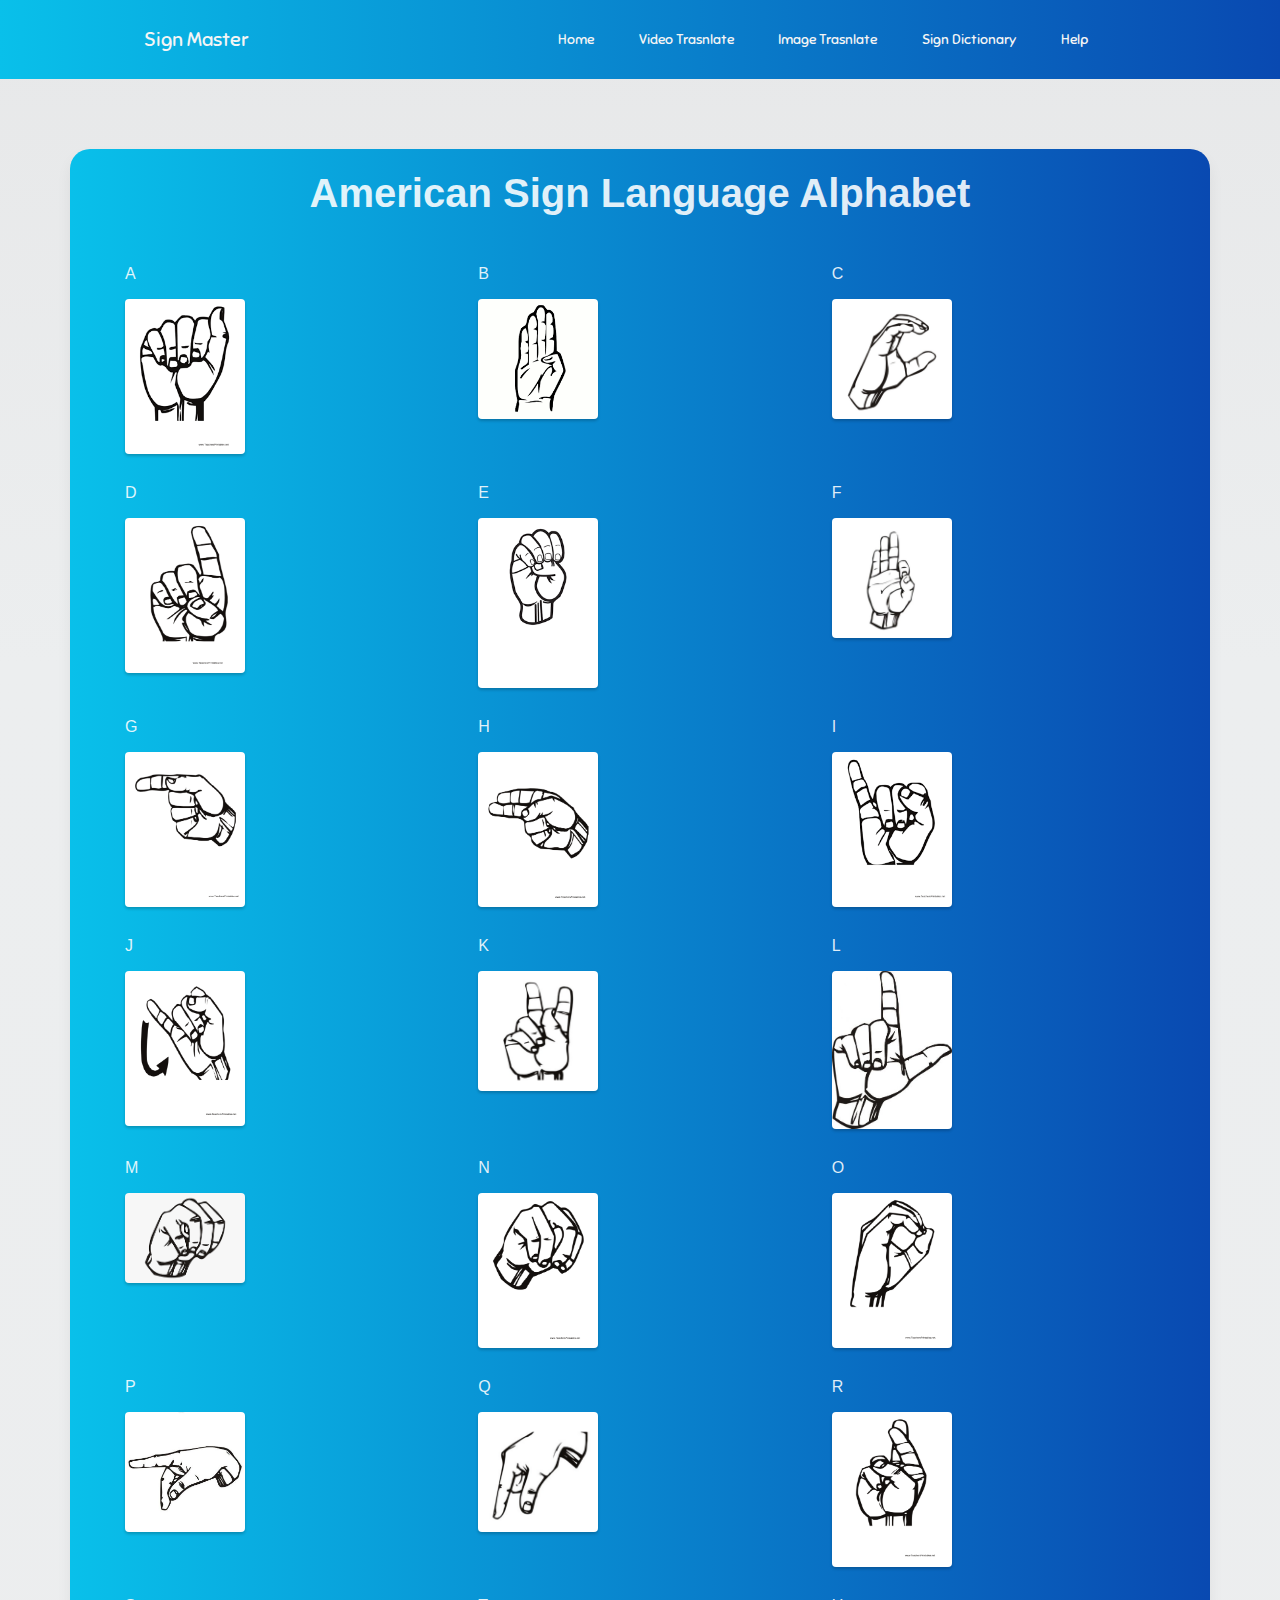
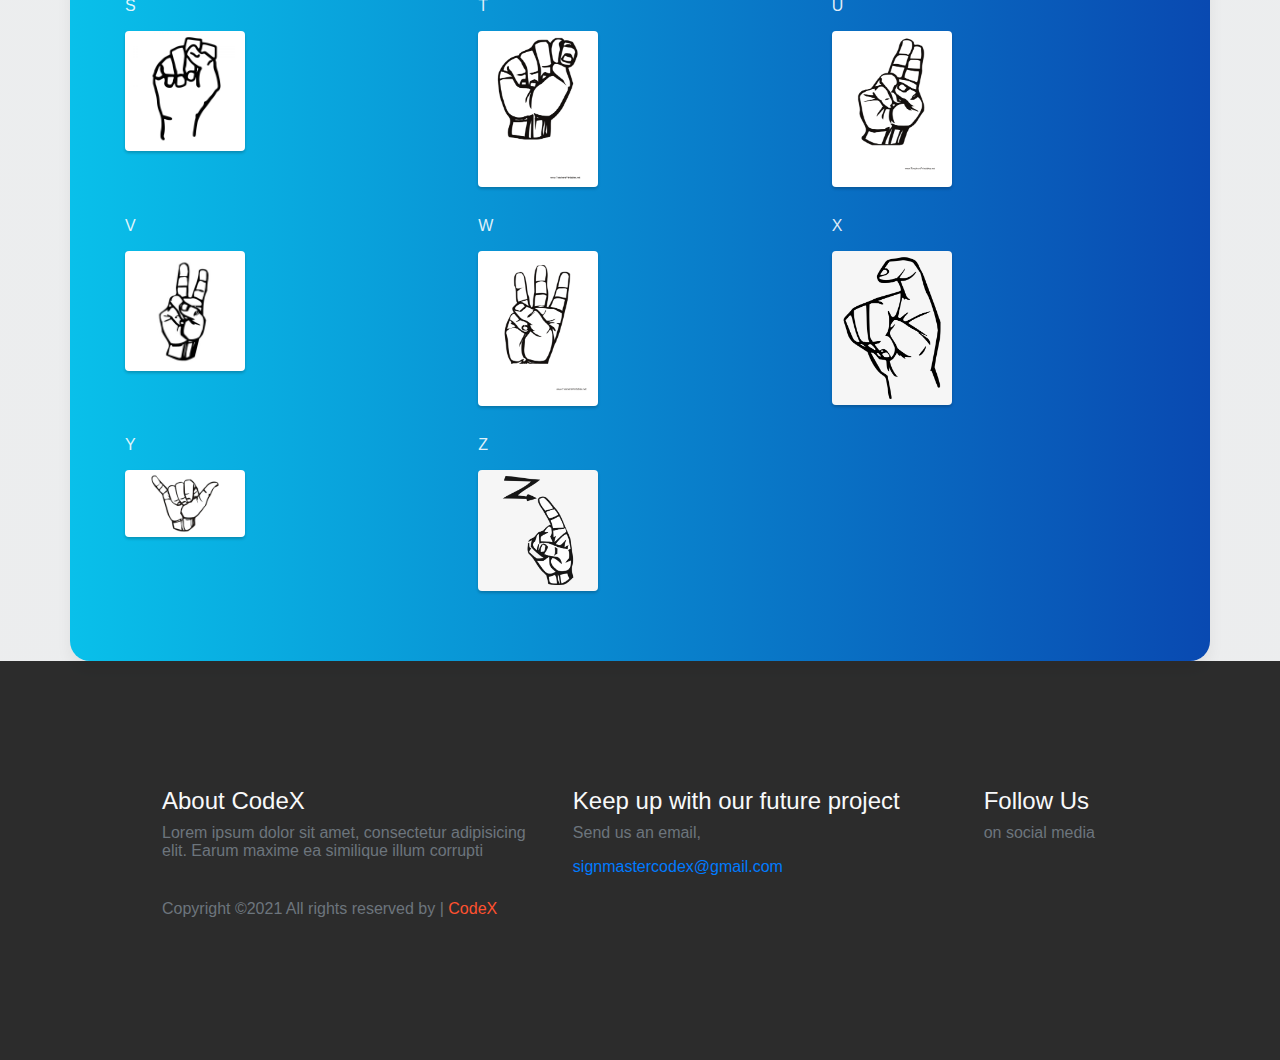
<file: templates/video.html>
<!DOCTYPE html>
<html lang="en">

	<head>
		<meta charset="UTF-8" />
		<meta name="viewport" content="width=device-width, initial-scale=1.0" />
		<meta http-equiv="X-UA-Compatible" content="ie=edge" />
		<title>Main Page</title>

		<link rel="stylesheet" href="https://stackpath.bootstrapcdn.com/bootstrap/4.3.1/css/bootstrap.min.css" integrity="sha384-ggOyR0iXCbMQv3Xipma34MD+dH/1fQ784/j6cY/iJTQUOhcWr7x9JvoRxT2MZw1T" crossorigin="anonymous"/>
	  <link rel="stylesheet" href="https://use.fontawesome.com/releases/v5.7.2/css/all.css" integrity="sha384-fnmOCqbTlWIlj8LyTjo7mOUStjsKC4pOpQbqyi7RrhN7udi9RwhKkMHpvLbHG9Sr" crossorigin="anonymous">
		<link rel="stylesheet" href="../static/styles/Style22.css" />
		<link rel="stylesheet" href="../static/styles/mobile-style22.css">
    <link rel="stylesheet" href="gallery-grid.css">
	</head>

	<body>

        <header>
            <div class="container-fluid p-0">
              <nav class="navbar navbar-expand-lg">
                <a class="navbar-brand" href="#"><i class="fas fa-american-sign-language-interpreting fa-2x"></i> Sign Master</a>
                <button class="navbar-toggler" type="button" data-toggle="collapse" data-target="#navbarNav" aria-controls="navbarNav" aria-expanded="false" aria-label="Toggle navigation">
                  <span class="navbar-toggler-icon"></span>
                  <i class="fas fa-bars"></i>
                </button>
                <div class="collapse navbar-collapse" id="navbarNav">
                  <div class="mr-auto"></div>
                  <ul class="navbar-nav">
                    <li class="nav-item active">
                      <a class="nav-link" href="mainFinal.html">Home</a>
                    </li>
                    <li class="nav-item">
                      <a class="nav-link" href="video.html">Video Trasnlate</a>
                    </li>
                    <li class="nav-item">
                      <a class="nav-link" href="image.html">Image Trasnlate</a>
                    </li>
                    <li class="nav-item">
                      <a class="nav-link" href="dictionary.html">Sign Dictionary</a>
                    </li>
                    <li class="nav-item">
                      <a class="nav-link" href="help.html">Help</a>
                    </li>
                  </ul>

                </div>
              </nav>
            </div>
        </header>

        <main>
          <div class="container gallery-container">
            <h1>American Sign Language Alphabet</h1>
            <div class="tz-gallery">
        
                <div class="row">
                    <div class="col-sm-4 col-md-4">
                        <a class="lightbox">
                            <p class="text">A</p>
                            <img src="../static/images/a.png" alt="Park">
                        </a>
                    </div>
                    <div class="col-sm-4 col-md-4">
                        <a class="lightbox">
                            <p class="text">B</p>
                            <img src="../static/images/b.png" alt="Bridge">
                        </a>
                    </div>
                    <div class="col-sm-4 col-md-4">
                        <a class="lightbox">
                            <p class="text">C</p>
                            <img src="../static/images/c.png" alt="Tunnel">
                        </a>
                    </div>
                    <hr>
                    <div class="col-sm-4 col-md-4">
                        <a class="lightbox">
                            <p class="text">D</p>
                            <img src="../static/images/d.png" alt="Coast">
                        </a>
                    </div>
                    <div class="col-sm-4 col-md-4">
                        <a class="lightbox">
                            <p class="text">E</p>
                            <img src="../static/images/e.png" alt="Rails">
                        </a>
                    </div>
                    <div class="col-sm-4 col-md-4">
                        <a class="lightbox">
                            <p class="text">F</p>
                            <img src="../static/images/f.png" alt="Traffic">
                        </a>
                    </div>
                    <div class="col-sm-4 col-md-4">
                        <a class="lightbox">
                            <p class="text">G</p>
                            <img src="../static/images/g.png" alt="Rocks">
                        </a>
                    </div>
                    <div class="col-sm-4 col-md-4">
                        <a class="lightbox">
                            <p class="text">H</p>
                            <img src="../static/images/h.png" alt="Benches">
                        </a>
                    </div>
                    <div class="col-sm-4 col-md-4">
                        <a class="lightbox">
                            <p class="text">I</p>
                            <img src="../static/images/i.png"></a>
                    </div>
                    <div class="col-sm-4 col-md-4">
                        <a class="lightbox">
                            <p class="text">J</p>
                            <img src="../static/images/j.png"></a>
                    </div>
                    <div class="col-sm-4 col-md-4">
                        <a class="lightbox">
                            <p class="text">K</p>
                            <img src="../static/images/k.png"></a>
                    </div>
                    <div class="col-sm-4 col-md-4">
                        <a class="lightbox">
                            <p class="text">L</p>
                            <img src="../static/images/l.png"></a>
                    </div>
                    <div class="col-sm-4 col-md-4">
                        <a class="lightbox">
                            <p class="text">M</p>
                            <img src="../static/images/m.png"></a>
                    </div>
                    <div class="col-sm-4 col-md-4">
                        <a class="lightbox">
                            <p class="text">N</p>
                            <img src="../static/images/n.png"></a>
                    </div>
                    <div class="col-sm-4 col-md-4">
                        <a class="lightbox">
                            <p class="text">O</p>
                            <img src="../static/images/o.png"></a>
                    </div>
                    <div class="col-sm-4 col-md-4">
                        <a class="lightbox">
                            <p class="text">P</p>
                            <img src="../static/images/p.png"></a>
                    </div>
                    <div class="col-sm-4 col-md-4">
                        <a class="lightbox">
                            <p class="text">Q</p>
                            <img src="../static/images/q.png"></a>
                    </div>
                    <div class="col-sm-4 col-md-4">
                        <a class="lightbox">
                            <p class="text">R</p>
                            <img src="../static/images/r.png"></a>
                    </div>
                    <div class="col-sm-4 col-md-4">
                        <a class="lightbox">
                            <p class="text">S</p>
                            <img src="../static/images/s.png"></a>
                    </div>
                    <div class="col-sm-4 col-md-4">
                        <a class="lightbox">
                            <p class="text">T</p>
                            <img src="../static/images/t.png"></a>
                    </div>
                    <div class="col-sm-4 col-md-4">
                        <a class="lightbox">
                            <p class="text">U</p>
                            <img src="../static/images/u.png"></a>
                    </div>
                    <div class="col-sm-4 col-md-4">
                        <a class="lightbox">
                            <p class="text">V</p>
                            <img src="../static/images/v.png"></a>
                    </div>
                    <div class="col-sm-4 col-md-4">
                        <a class="lightbox">
                            <p class="text">W</p>
                            <img src="../static/images/w.png"></a>
                    </div>
                    <div class="col-sm-4 col-md-4">
                        <a class="lightbox">
                            <p class="text">X</p>
                            <img src="../static/images/x.png"></a>
                    </div>
                    <div class="col-sm-4 col-md-4">
                        <a class="lightbox">
                            <p class="text">Y</p>
                            <img src="../static/images/y.png"></a>
                    </div>
                    <div class="col-sm-4 col-md-4">
                        <a class="lightbox">
                            <p class="text">Z</p>
                            <img src="../static/images/z.png"></a>
                    </div>
                </div>
            </div>
          </div>
        </main>

          <footer>
            <div class="container-fluid p-0">
              <div class="row text-left">
                <div class="col-md-5 col-sm-5">
                  <h4 class="text-light">About CodeX</h4>
                  <p class="text-muted">Lorem ipsum dolor sit amet, consectetur adipisicing elit. Earum maxime ea similique illum corrupti</p>
                  <p class="pt-4 text-muted">Copyright ©2021 All rights reserved by | <span>CodeX</span></p>
                </div>
                <div class="col-md-5 col-sm-12">
                  <h4 class="text-light">Keep up with our future project</h4>
                  <p class="text-muted">Send us an email,</p>
                  <a href="mailto:signmastercodex@gmail.com">signmastercodex@gmail.com</a>
                </div>
                <div class="col-md-2 col-sm-12">
                  <h4 class="text-light">Follow Us</h4>
                  <p class="text-muted">on social media</p>
                  <div class="column text-light">
                    <i class="fab fa-facebook-f"></i>
                    <i class="fab fa-instagram"></i>
                    <i class="fab fa-twitter"></i>
                    <i class="fab fa-youtube"></i>
                  </div>
                </div>
              </div>
            </div>
          </footer>

    <script src="https://cdnjs.cloudflare.com/ajax/libs/jquery/3.3.1/jquery.min.js"></script>
    <script src="https://cdnjs.cloudflare.com/ajax/libs/popper.js/1.14.7/umd/popper.min.js" integrity="sha384-UO2eT0CpHqdSJQ6hJty5KVphtPhzWj9WO1clHTMGa3JDZwrnQq4sF86dIHNDz0W1" crossorigin="anonymous"></script>
    <script src="https://stackpath.bootstrapcdn.com/bootstrap/4.3.1/js/bootstrap.min.js" integrity="sha384-JjSmVgyd0p3pXB1rRibZUAYoIIy6OrQ6VrjIEaFf/nJGzIxFDsf4x0xIM+B07jRM" crossorigin="anonymous"></script>

	</body>
</html>
</file>
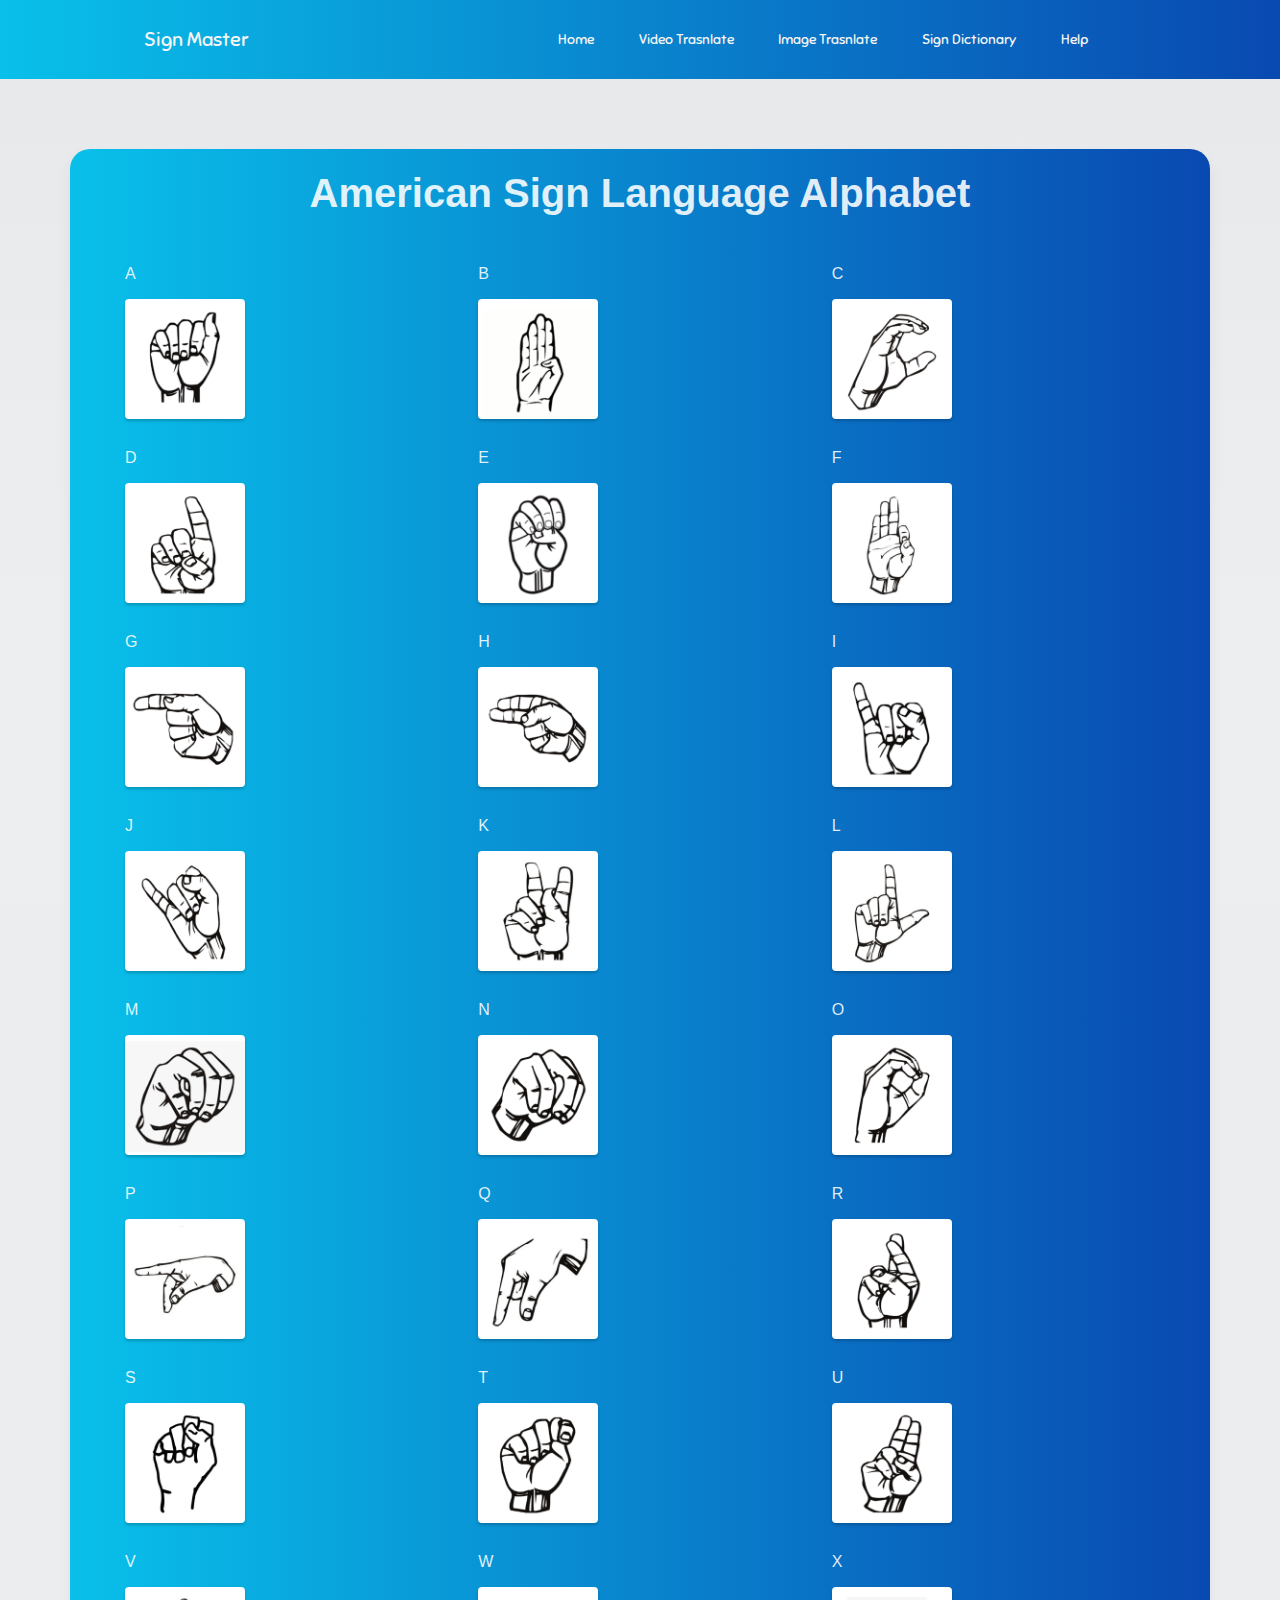
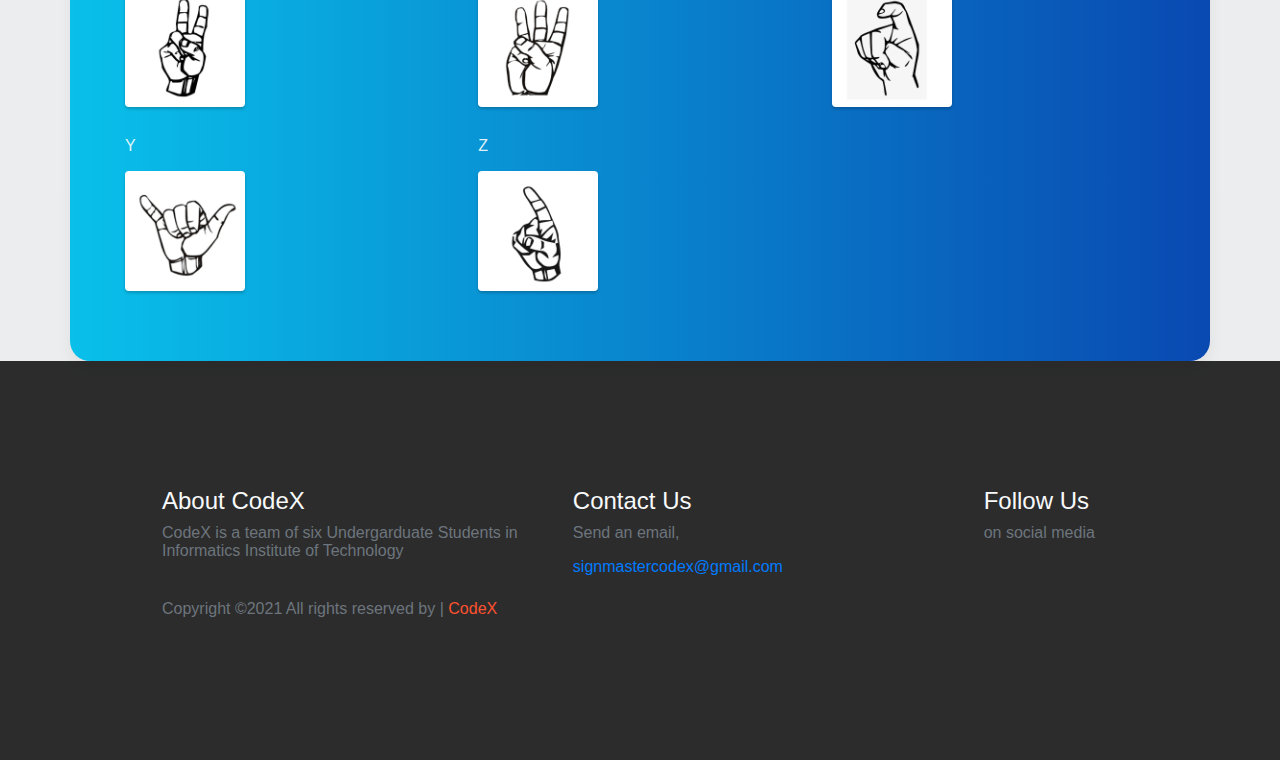
<file: SDGP - final/templates/dictionary.html>
<!DOCTYPE html>
<html lang="en">

	<head>
    <link rel="shortcut icon" href="../static/styles/favicon.ico" type="image/x-icon">
		<meta charset="UTF-8" />
		<meta name="viewport" content="width=device-width, initial-scale=1.0" />
		<meta http-equiv="X-UA-Compatible" content="ie=edge" />
		<title>Sign Dictionary</title>

		<link rel="stylesheet" href="https://stackpath.bootstrapcdn.com/bootstrap/4.3.1/css/bootstrap.min.css" integrity="sha384-ggOyR0iXCbMQv3Xipma34MD+dH/1fQ784/j6cY/iJTQUOhcWr7x9JvoRxT2MZw1T" crossorigin="anonymous"/>
	  <link rel="stylesheet" href="https://use.fontawesome.com/releases/v5.7.2/css/all.css" integrity="sha384-fnmOCqbTlWIlj8LyTjo7mOUStjsKC4pOpQbqyi7RrhN7udi9RwhKkMHpvLbHG9Sr" crossorigin="anonymous">
		<link rel="stylesheet" href="../static/styles/mainStyle.css" />
		<link rel="stylesheet" href="../static/styles/mobile-style.css">
    <link rel="stylesheet" href="../static/styles/dictionary-grid.css">
	</head>

	<body>

        <header>
            <div class="container-fluid p-0">
              <nav class="navbar navbar-expand-lg">
                <a class="navbar-brand" href="#"><i class="fas fa-american-sign-language-interpreting fa-2x"></i> Sign Master</a>
                <button class="navbar-toggler" type="button" data-toggle="collapse" data-target="#navbarNav" aria-controls="navbarNav" aria-expanded="false" aria-label="Toggle navigation">
                  <span class="navbar-toggler-icon"></span>
                  <i class="fas fa-bars"></i>
                </button>
                <div class="collapse navbar-collapse" id="navbarNav">
                  <div class="mr-auto"></div>
                  <ul class="navbar-nav">
                    <li class="nav-item active">
                      <a class="nav-link" href="/">Home</a>
                    </li>
                    <li class="nav-item">
                      <a class="nav-link" href="/live_feed">Video Trasnlate</a>
                    </li>
                    <li class="nav-item">
                      <a class="nav-link" href="/upload">Image Trasnlate</a>
                    </li>
                    <li class="nav-item">
                      <a class="nav-link" href="/dictionary">Sign Dictionary</a>
                    </li>
                    <li class="nav-item">
                      <a class="nav-link" href="/help">Help</a>
                    </li>
                  </ul>

                </div>
              </nav>
            </div>
        </header>

        <main>
          <div class="container gallery-container">
            <h1>American Sign Language Alphabet</h1>
            <div class="tz-gallery">
        
                <div class="row">
                    <div class="col-sm-4 col-md-4">
                        <a class="lightbox">
                            <p class="text">A</p>
                            <img src="../static/images/a.png" alt="Park">
                        </a>
                    </div>
                    <div class="col-sm-4 col-md-4">
                        <a class="lightbox">
                            <p class="text">B</p>
                            <img src="../static/images/b.png" alt="Bridge">
                        </a>
                    </div>
                    <div class="col-sm-4 col-md-4">
                        <a class="lightbox">
                            <p class="text">C</p>
                            <img src="../static/images/c.png" alt="Tunnel">
                        </a>
                    </div>
                    <hr>
                    <div class="col-sm-4 col-md-4">
                        <a class="lightbox">
                            <p class="text">D</p>
                            <img src="../static/images/d.png" alt="Coast">
                        </a>
                    </div>
                    <div class="col-sm-4 col-md-4">
                        <a class="lightbox">
                            <p class="text">E</p>
                            <img src="../static/images/e.png" alt="Rails">
                        </a>
                    </div>
                    <div class="col-sm-4 col-md-4">
                        <a class="lightbox">
                            <p class="text">F</p>
                            <img src="../static/images/f.png" alt="Traffic">
                        </a>
                    </div>
                    <div class="col-sm-4 col-md-4">
                        <a class="lightbox">
                            <p class="text">G</p>
                            <img src="../static/images/g.png" alt="Rocks">
                        </a>
                    </div>
                    <div class="col-sm-4 col-md-4">
                        <a class="lightbox">
                            <p class="text">H</p>
                            <img src="../static/images/h.png" alt="Benches">
                        </a>
                    </div>
                    <div class="col-sm-4 col-md-4">
                        <a class="lightbox">
                            <p class="text">I</p>
                            <img src="../static/images/i.png"></a>
                    </div>
                    <div class="col-sm-4 col-md-4">
                        <a class="lightbox">
                            <p class="text">J</p>
                            <img src="../static/images/j.png"></a>
                    </div>
                    <div class="col-sm-4 col-md-4">
                        <a class="lightbox">
                            <p class="text">K</p>
                            <img src="../static/images/k.png"></a>
                    </div>
                    <div class="col-sm-4 col-md-4">
                        <a class="lightbox">
                            <p class="text">L</p>
                            <img src="../static/images/l.png"></a>
                    </div>
                    <div class="col-sm-4 col-md-4">
                        <a class="lightbox">
                            <p class="text">M</p>
                            <img src="../static/images/m.png"></a>
                    </div>
                    <div class="col-sm-4 col-md-4">
                        <a class="lightbox">
                            <p class="text">N</p>
                            <img src="../static/images/n.png"></a>
                    </div>
                    <div class="col-sm-4 col-md-4">
                        <a class="lightbox">
                            <p class="text">O</p>
                            <img src="../static/images/o.png"></a>
                    </div>
                    <div class="col-sm-4 col-md-4">
                        <a class="lightbox">
                            <p class="text">P</p>
                            <img src="../static/images/p.png"></a>
                    </div>
                    <div class="col-sm-4 col-md-4">
                        <a class="lightbox">
                            <p class="text">Q</p>
                            <img src="../static/images/q.png"></a>
                    </div>
                    <div class="col-sm-4 col-md-4">
                        <a class="lightbox">
                            <p class="text">R</p>
                            <img src="../static/images/r.png"></a>
                    </div>
                    <div class="col-sm-4 col-md-4">
                        <a class="lightbox">
                            <p class="text">S</p>
                            <img src="../static/images/s.png"></a>
                    </div>
                    <div class="col-sm-4 col-md-4">
                        <a class="lightbox">
                            <p class="text">T</p>
                            <img src="../static/images/t.png"></a>
                    </div>
                    <div class="col-sm-4 col-md-4">
                        <a class="lightbox">
                            <p class="text">U</p>
                            <img src="../static/images/u.png"></a>
                    </div>
                    <div class="col-sm-4 col-md-4">
                        <a class="lightbox">
                            <p class="text">V</p>
                            <img src="../static/images/v.png"></a>
                    </div>
                    <div class="col-sm-4 col-md-4">
                        <a class="lightbox">
                            <p class="text">W</p>
                            <img src="../static/images/w.png"></a>
                    </div>
                    <div class="col-sm-4 col-md-4">
                        <a class="lightbox">
                            <p class="text">X</p>
                            <img src="../static/images/x.png"></a>
                    </div>
                    <div class="col-sm-4 col-md-4">
                        <a class="lightbox">
                            <p class="text">Y</p>
                            <img src="../static/images/y.png"></a>
                    </div>
                    <div class="col-sm-4 col-md-4">
                        <a class="lightbox">
                            <p class="text">Z</p>
                            <img src="../static/images/z.png"></a>
                    </div>
                </div>
            </div>
          </div>
        </main>

          <footer>
            <div class="container-fluid p-0">
              <div class="row text-left">
                <div class="col-md-5 col-sm-5">
                  <h4 class="text-light">About CodeX</h4>
                  <p class="text-muted">CodeX is a team of six Undergarduate Students in Informatics Institute of Technology</p>
                  <p class="pt-4 text-muted">Copyright ©2021 All rights reserved by | <span>CodeX</span></p>
                </div>
                <div class="col-md-5 col-sm-12">
                  <h4 class="text-light">Contact Us</h4>
                  <p class="text-muted">Send an email,</p>
                  <a href="mailto:signmastercodex@gmail.com">signmastercodex@gmail.com</a>
                </div>
                <div class="col-md-2 col-sm-12">
                  <h4 class="text-light">Follow Us</h4>
                  <p class="text-muted">on social media</p>
                  <div class="column text-light">
                    <a href="https://www.facebook.com/"><i class="fab fa-facebook-f"></i></a>
                    <a href="https://www.instagram.com/"><i class="fab fa-instagram"></i></a>
                    <a href="https://www.twitter.com/"><i class="fab fa-twitter"></i></a>
                    <a href="https://www.youtube.com/"><i class="fab fa-youtube"></i></a>
                  </div>
                </div>
              </div>
            </div>
          </footer>

    <script src="https://cdnjs.cloudflare.com/ajax/libs/jquery/3.3.1/jquery.min.js"></script>
    <script src="https://cdnjs.cloudflare.com/ajax/libs/popper.js/1.14.7/umd/popper.min.js" integrity="sha384-UO2eT0CpHqdSJQ6hJty5KVphtPhzWj9WO1clHTMGa3JDZwrnQq4sF86dIHNDz0W1" crossorigin="anonymous"></script>
    <script src="https://stackpath.bootstrapcdn.com/bootstrap/4.3.1/js/bootstrap.min.js" integrity="sha384-JjSmVgyd0p3pXB1rRibZUAYoIIy6OrQ6VrjIEaFf/nJGzIxFDsf4x0xIM+B07jRM" crossorigin="anonymous"></script>

	</body>
</html>
</file>
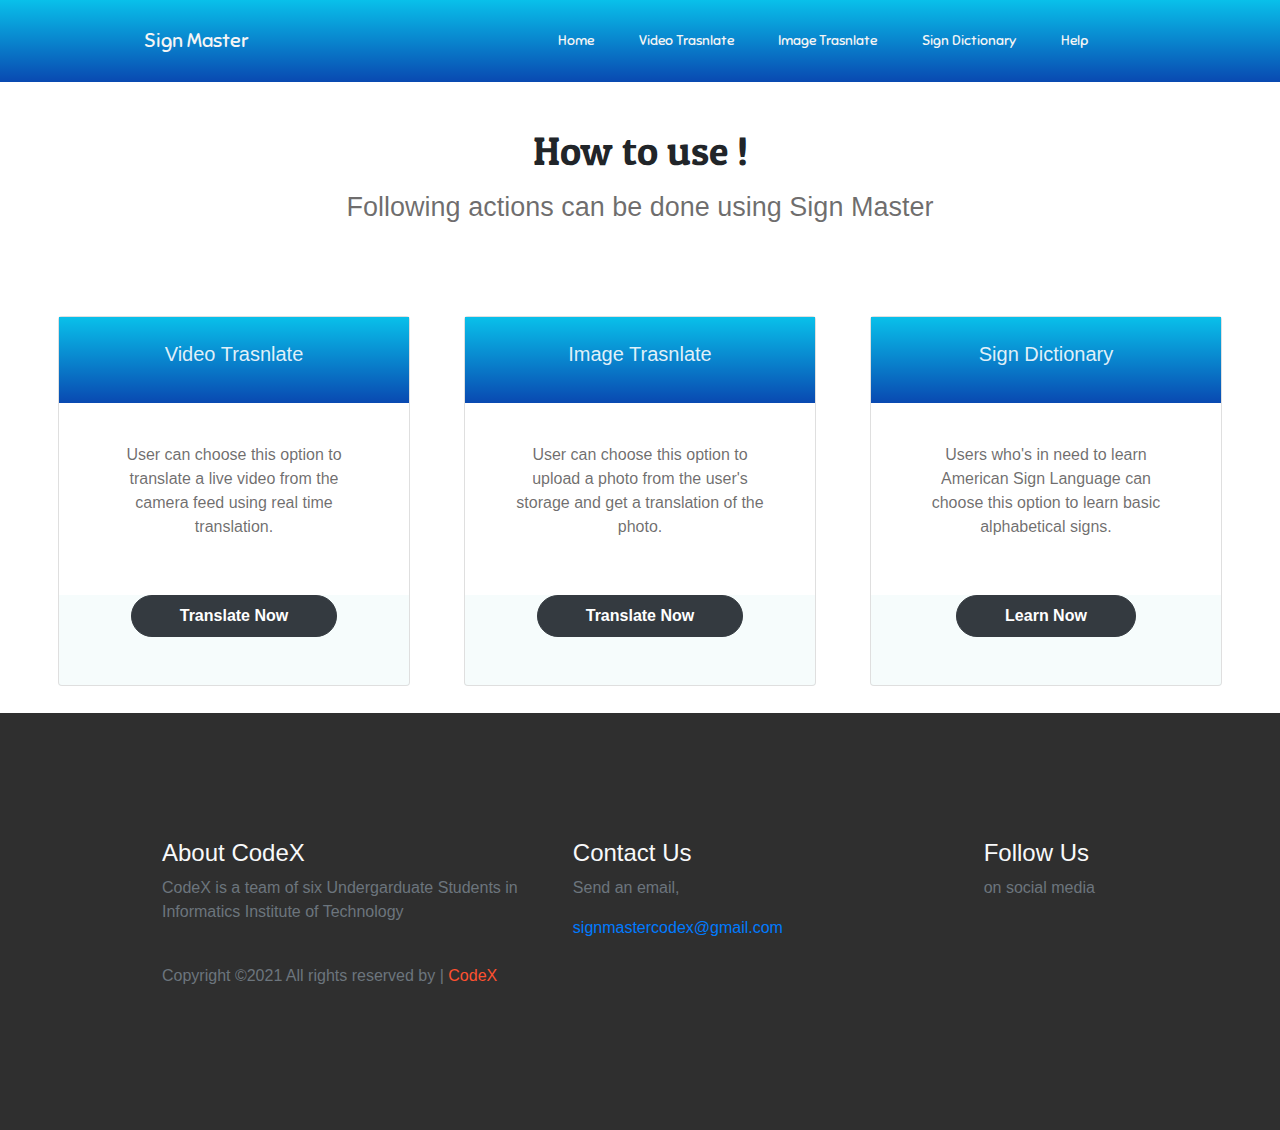
<file: SDGP - final/templates/help.html>
<!DOCTYPE html>
<html lang="en">

	<head>
        <link rel="shortcut icon" href="../static/styles/favicon.ico" type="image/x-icon">
		<meta charset="UTF-8" />
		<meta name="viewport" content="width=device-width, initial-scale=1.0" />
		<meta http-equiv="X-UA-Compatible" content="ie=edge" />
        <meta name="viewport" content="width=device-width, initial-scale=1, shrink-to-fit=no">

		<title>Help!</title>

        <link rel="stylesheet" href="https://stackpath.bootstrapcdn.com/bootstrap/4.3.1/css/bootstrap.min.css" integrity="sha384-ggOyR0iXCbMQv3Xipma34MD+dH/1fQ784/j6cY/iJTQUOhcWr7x9JvoRxT2MZw1T" crossorigin="anonymous"/>
        <link rel="stylesheet" href="https://use.fontawesome.com/releases/v5.7.2/css/all.css" integrity="sha384-fnmOCqbTlWIlj8LyTjo7mOUStjsKC4pOpQbqyi7RrhN7udi9RwhKkMHpvLbHG9Sr" crossorigin="anonymous">
        <link rel="stylesheet" href="../static/styles/mainStyle.css" />
		    <link rel="stylesheet" href="../static/styles/mobile-style.css">
        <link rel="stylesheet" href="https://stackpath.bootstrapcdn.com/bootstrap/4.1.3/css/bootstrap.min.css" integrity="sha384-MCw98/SFnGE8fJT3GXwEOngsV7Zt27NXFoaoApmYm81iuXoPkFOJwJ8ERdknLPMO" crossorigin="anonymous">

    </head>

	<body>

        <header>
            <div class="container-fluid p-0">
              <nav class="navbar navbar-expand-lg">
                <a class="navbar-brand" href="#"><i class="fas fa-american-sign-language-interpreting fa-2x"></i> Sign Master</a>
                <button class="navbar-toggler" type="button" data-toggle="collapse" data-target="#navbarNav" aria-controls="navbarNav" aria-expanded="false" aria-label="Toggle navigation">
                  <span class="navbar-toggler-icon"></span>
                  <i class="fas fa-bars"></i>
                </button>
                <div class="collapse navbar-collapse" id="navbarNav">
                  <div class="mr-auto"></div>
                  <ul class="navbar-nav">
                    <li class="nav-item active">
                        <a class="nav-link" href="/">Home</a>
                    </li>
                    <li class="nav-item">
                      <a class="nav-link" href="/live_feed">Video Trasnlate</a>
                    </li>
                    <li class="nav-item">
                      <a class="nav-link" href="/upload">Image Trasnlate</a>
                    </li>
                    <li class="nav-item">
                      <a class="nav-link" href="/dictionary">Sign Dictionary</a>
                    </li>
                    <li class="nav-item">
                      <a class="nav-link" href="/help">Help</a>
                    </li>
                  </ul>

                </div>
              </nav>
            </div>
        </header>

        <main>
            <section>
                <div class="purchase text-center">
                    <h1>How to use !</h1>
                    <p>
                      Following actions can be done using Sign Master
                    </p>
                    <div class="cards">
                      <div class="d-flex flex-row justify-content-center flex-wrap">
                        <div class="card">
                          <div class="card-body">
                            <div class="title">
                              <h5 class="card-title">Video Trasnlate</h5>
                            </div>
                            <p class="card-text">
                                User can choose this option to translate a live video from the camera feed using real time translation.
                            </p>
                            <div class="pricing">
                              <a href="/live_feed" class="btn btn-dark px-5 py-2 primary-btn mb-5">Translate Now</a>
                            </div>
                          </div>
                        </div>
                        <div class="card">
                          <div class="card-body">
                            <div class="title">
                              <h5 class="card-title">Image Trasnlate</h5>
                            </div>
                            <p class="card-text">
                                User can choose this option to upload a photo from the user's storage and get a translation of the photo.
                            </p>
                            <div class="pricing">
                              <a href="/upload" class="btn btn-dark px-5 py-2 primary-btn mb-5">Translate Now</a>
                            </div>
                          </div>
                        </div>
                        <div class="card">
                          <div class="card-body">
                            <div class="title">
                              <h5 class="card-title">Sign Dictionary</h5>
                            </div>
                            <p class="card-text">
                                Users who's in need to learn American Sign Language can choose this option to learn basic alphabetical signs.
                            </p>
                            <div class="pricing">
                              <a href="/dictionary" class="btn btn-dark px-5 py-2 primary-btn mb-5">Learn Now</a>
                            </div>
                          </div>
                        </div>
                      </div>
                    </div>
                 </div>
            </section>
        </main>

          <footer>
            <div class="container-fluid p-0">
              <div class="row text-left">
                <div class="col-md-5 col-sm-5">
                  <h4 class="text-light">About CodeX</h4>
                  <p class="text-muted">CodeX is a team of six Undergarduate Students in Informatics Institute of Technology</p>
                  <p class="pt-4 text-muted">Copyright ©2021 All rights reserved by | <span>CodeX</span></p>
                </div>
                <div class="col-md-5 col-sm-12">
                  <h4 class="text-light">Contact Us</h4>
                  <p class="text-muted">Send an email,</p>
                  <a href="mailto:signmastercodex@gmail.com">signmastercodex@gmail.com</a>
                </div>
                <div class="col-md-2 col-sm-12">
                  <h4 class="text-light">Follow Us</h4>
                  <p class="text-muted">on social media</p>
                  <div class="column text-light">
                    <a href="https://www.facebook.com/"><i class="fab fa-facebook-f"></i></a>
                    <a href="https://www.instagram.com/"><i class="fab fa-instagram"></i></a>
                    <a href="https://www.twitter.com/"><i class="fab fa-twitter"></i></a>
                    <a href="https://www.youtube.com/"><i class="fab fa-youtube"></i></a>
                  </div>
                </div>
              </div>
            </div>
          </footer>

    <script src="https://cdnjs.cloudflare.com/ajax/libs/jquery/3.3.1/jquery.min.js"></script>
    <script src="https://cdnjs.cloudflare.com/ajax/libs/popper.js/1.14.7/umd/popper.min.js" integrity="sha384-UO2eT0CpHqdSJQ6hJty5KVphtPhzWj9WO1clHTMGa3JDZwrnQq4sF86dIHNDz0W1" crossorigin="anonymous"></script>
    <script src="https://stackpath.bootstrapcdn.com/bootstrap/4.3.1/js/bootstrap.min.js" integrity="sha384-JjSmVgyd0p3pXB1rRibZUAYoIIy6OrQ6VrjIEaFf/nJGzIxFDsf4x0xIM+B07jRM" crossorigin="anonymous"></script>

	</body>
</html>
</file>
<file: SDGP - final/static/styles/mainStyle.css>
@import url("https://fonts.googleapis.com/css?family=Acme|Lobster|Patua+One|Rubik|Sniglet");

* {
  box-sizing: border-box;
}

header, section {
  overflow-x: hidden;
}

:root {
  --Sniglet-font: "Sniglet", cursive;
  --Rubik: "Rubik", cursive;
  --Patua: "Patua One", cursive;
  --Lobster: "lobster", cursive;
  --light-black: #2e2c2caf;
  --bggradient: linear-gradient(to bottom, #09c0ea, #0949b1);
  --light-gray: rgba(255, 255, 255, 0.877);
}

header a {
  font-family: var(--Sniglet-font);
  font-size: 0.9em;
  color: whitesmoke;
}

.dropdown-content {
  display: none;
  position: absolute;
  background-color: #f1f1f1;
  min-width: 160px;
  box-shadow: 0px 2px 15px 0px rgba(0, 0, 0, 0.2);
  z-index: 1;
}

.dropdown-content a {
  color: black;
  padding: 12px 16px;
  text-decoration: none;
  display: block;
}

.dropdown-content a:hover {
  background-color: #ddd;
}

.dropdown:hover .dropdown-content {
  display: block;
}

header .nav-item:last-child {
  padding-right: 10.5em;
}

header .nav-item {
  padding: 0.9em;
}

header .navbar-brand {
  padding-left: 8rem;
}

header .nav-link:hover {
  color: black;
}

header .row .col-md-7 {
  padding: 22vmin 1vmin;
  padding-bottom: 35vmin;
}

header .row .col-md-5 {
  padding: 17vmin 1vmin;
}

header .row .col-md-5 img {
  width: 100%;
}

header {
  background: #ff512f;
  /* fallback for old browsers */
  background: var(--bggradient);
}

header .container .col-md-7 {
  font-family: "Rubik", sans-serif;
}

header .container .col-md-7 h6 {
  padding: 1vmin;
  letter-spacing: 4px;
}

header .container .col-md-7 h1 {
  font-size: 8.5vmin;
  font-weight: bold;
  padding: 0.1em 0em;
}

header .container .col-md-7 p {
  padding: 1vmin 5vmin;
}

.primary-btn {
  border-radius: 30px;
  font-weight: bold;
}

/********** section 1 **************/

.section-1 {
  padding: 20vmin 0vmin;
}

.section-1 .row .col-md-6 .pray img {
  opacity: 0.9;
  width: 80%;
  border-radius: 0.2em;
}

.section-1 .row .col-md-6:last-child {
  position: relative;
}

.section-1 .row .col-md-6 .panel {
  position: absolute;
  top: 7vmin;
  left: -18vmin;
  background: white;
  border-radius: 3px;
  text-align: left;
  padding: 3vmin 5vmin 2vmin 10vmin;
  box-shadow: 0px 25px 42px rgba(0, 0, 0, 0.2);
  font-family: var(--Rubik);
  z-index: 1;
}

.section-1 .row .col-md-6 .panel h1 {
  font-weight: bold;
  padding: 0.4em 0;
  font-size: 2em;
}

.section-1 .row .col-md-6 .panel p {
  font-size: 0.9em;
  color: rgba(0, 0, 0, 0.5);
}

/*  Section 2  */

.cover {
  width: 100%;
  height: 55vmin;
  background: url("../assets/pexels-photo-452738.jpeg");
  background-position: -24rem -19rem;
  background-size: 150%;
  position: relative;
}

.cover .overlay {
  position: absolute;
  top: 0;
  left: 0;
  width: 100%;
  height: 100%;
  z-index: 999;
}

.cover .content {
  width: 100%;
  height: 100%;
  background: rgba(0, 0, 0, 0.7);
  padding-top: 19vmin;
}

.cover .content > h1 {
  font-family: var(--Patua);
  font-size: 6vmin;
  color: whitesmoke;
}

.cover .content > p {
  font-family: var(--Rubik);
  font-size: 2vmin;
  color: #e5e5e5;
}

.numbers .rect {
  position: relative;
  z-index: 1;
  background: white;
  width: 17rem;
  height: 12rem;
  padding-top: 3.5vmin;
  margin: 1rem;
  border-radius: 0.5em;
  box-shadow: 1px 2px 50px 0px rgba(255, 0, 0, 0.349);
}

.numbers {
  margin-top: -15vmin;
}

.numbers .rect h1 {
  font-size: 5rem;
  color: tomato;
}

.numbers .rect > p {
  font-family: var(--Patua);
}

.purchase > h1 {
  padding-top: 5vmin;
  padding-bottom: 0.1em;
  font-family: var(--Patua);
}

.purchase > p {
  color: var(--light-black);
  font-size: 3vmin;
  padding-bottom: 5vmin;
}

.purchase .cards .card {
  width: 22rem;
  margin: 3vmin 3vmin;
}

.purchase .cards .card1 {
  border-style:double;
  border-color:#09c0ea;
  width: 30rem;
  margin: 3vmin 3vmin;
}

.cards div {
  padding: 0;
  margin: 0;
}

.cards .title {
  background:var(--bggradient);
  padding: 1.4em 2.5em;
  font-size: 2vmin;
  color: var(--light-gray);
}

.card .card-text {
  padding: 2.5rem 3rem;
  color: var(--light-black);
}

.card-body .pricing {
  background: rgba(208, 241, 241, 0.199);
}

.card-body .form {
  padding: 25px;
}

/* Section 3 */

.section-3 {
  height: 70vmin;
  margin-top: 15vmin;
  background: var(--bggradient);
}

.section-3 .col-md-12 > h1 {
  padding: 2em 0 0.5em 0;
  color: whitesmoke;
  font-size: 6vmin;
}

.section-3 .col-md-12 > p {
  padding: 0 4em;
  padding-bottom: 2em;
  color: var(--light-gray);
  font-size: 3vmin;
}

.section-3 .desktop {
  background: white;
  display: inline-block;
  border-radius: 3em;
  padding: 2vmin 4.5vmin;
  margin: 1em;
}

.section-3 .platform h3 {
  font-size: 4vmin;
}

.section-3 .platform p {
  font-size: 2vmin;
}

/* Section Team */

.section-4 .container h1 {
  font-size: 6vmin;
  padding-top: 14vmin;
}

.section-4 .team {
  padding: 10vmin 4vmin;
}

.section-4 .card {
  width: 22em;
  margin-top: 10vmin;
}

.section-4 .card .card-text {
  padding: 0.5em;
}

.section-4 .card-body > a {
  font-size: 1.5em;
}

.section-4 .carousel-item {
  padding-left: 3rem;
}

.border-radius {
  border-radius: 340px;
  width: 60%;
}

footer {
  background: rgba(0, 0, 0, 0.815);
  overflow-x: hidden;
  padding: 14vmin 18vmin;
}

footer p > span {
  color: #ff512f;
}

footer input {
  border: none !important;
}

footer input::placeholder {
  color: white !important;
}

footer .input-group .input-group-text {
  background: var(--bggradient);
  border: none;
}

footer .column i {
  color: #dd2476;
}

/* It is Adjacent sibling combinator */

footer .column i + i {
  padding: 0 0.5em;
}

.sticky {
  position: fixed;
  top: 0;
  width: 100%;
  background: rgba(0, 0, 0, 0.815);
  z-index: 9999;
  transition: all 1.5s ease;
}
</file>
<file: SDGP - final/static/styles/mobile-style.css>
@media only screen and (max-width: 768px) {
  header .navbar-brand {
    padding-left: 1rem;
  }
  .section-1 .row .col-md-6 .panel {
    position: initial;
    width: initial;
    height: initial;
  }
  .section-2 .cover {
    background-position: -25vmin -10vmin;
  }
  .numbers .rect {
    width: 10rem;
    height: 8rem;
  }
  .numbers .rect h1 {
    font-size: 2rem;
  }

  .section-3 {
    height: inherit;
    padding: 10vmin !important;
  }
  .section-3 .row h1 {
    padding: 6vmin 4vmin;
  }
  .section-3 .platform .col-md-6 {
    text-align: center !important;
  }
  .section-3 .desktop i {
    font-size: 8vmin;
  }
  .section-4 .carousel-item {
    padding-left: 0.6rem;
  }
  footer .row .col-md-2 {
    margin-top: 8vmin;
  }
}

/* screen size 375px */

@media only screen and (max-width: 375px) {
  .section-4 .card {
    width: 18em;
  }
}

@media only screen and (max-width: 320px) {
  .section-4 .carousel-inner {
    margin-left: -4vmin;
  }
}
</file>
<file: static/styles/Style22.css>
@import url("https://fonts.googleapis.com/css?family=Acme|Lobster|Patua+One|Rubik|Sniglet");

* {
  box-sizing: border-box;
}

header, section {
  overflow-x: hidden;
}

:root {
  --Sniglet-font: "Sniglet", cursive;
  --Rubik: "Rubik", cursive;
  --Patua: "Patua One", cursive;
  --Lobster: "lobster", cursive;
  --light-black: #2e2c2caf;
  --bggradient: linear-gradient(to bottom, #09c0ea, #0949b1);
  --light-gray: rgba(255, 255, 255, 0.877);
}

header a {
  font-family: var(--Sniglet-font);
  font-size: 0.9em;
  color: whitesmoke;
}

.dropdown-content {
  display: none;
  position: absolute;
  background-color: #f1f1f1;
  min-width: 160px;
  box-shadow: 0px 2px 15px 0px rgba(0, 0, 0, 0.2);
  z-index: 1;
}

.dropdown-content a {
  color: black;
  padding: 12px 16px;
  text-decoration: none;
  display: block;
}

.dropdown-content a:hover {
  background-color: #ddd;
}

.dropdown:hover .dropdown-content {
  display: block;
}

header .nav-item:last-child {
  padding-right: 10.5em;
}

header .nav-item {
  padding: 0.9em;
}

header .navbar-brand {
  padding-left: 8rem;
}

header .nav-link:hover {
  color: black;
}

header .row .col-md-7 {
  padding: 22vmin 1vmin;
  padding-bottom: 35vmin;
}

header .row .col-md-5 {
  padding: 17vmin 1vmin;
}

header .row .col-md-5 img {
  width: 100%;
}

header {
  background: #ff512f;
  /* fallback for old browsers */
  background: var(--bggradient);
}

header .container .col-md-7 {
  font-family: "Rubik", sans-serif;
}

header .container .col-md-7 h6 {
  padding: 1vmin;
  letter-spacing: 4px;
}

header .container .col-md-7 h1 {
  font-size: 8.5vmin;
  font-weight: bold;
  padding: 0.1em 0em;
}

header .container .col-md-7 p {
  padding: 1vmin 5vmin;
}

.primary-btn {
  border-radius: 30px;
  font-weight: bold;
}

/********** section 1 **************/

.section-1 {
  padding: 20vmin 0vmin;
}

.section-1 .row .col-md-6 .pray img {
  opacity: 0.8;
  width: 80%;
  border-radius: 0.2em;
}

.section-1 .row .col-md-6:last-child {
  position: relative;
}

.section-1 .row .col-md-6 .panel {
  position: absolute;
  top: 7vmin;
  left: -18vmin;
  background: white;
  border-radius: 3px;
  text-align: left;
  padding: 13vmin 5vmin 20vmin 10vmin;
  box-shadow: 0px 25px 42px rgba(0, 0, 0, 0.2);
  font-family: var(--Rubik);
  z-index: 1;
}

.section-1 .row .col-md-6 .panel h1 {
  font-weight: bold;
  padding: 0.4em 0;
  font-size: 2em;
}

.section-1 .row .col-md-6 .panel p {
  font-size: 0.9em;
  color: rgba(0, 0, 0, 0.5);
}

/*  Section 2  */

.cover {
  width: 100%;
  height: 55vmin;
  background: url("../assets/pexels-photo-452738.jpeg");
  background-position: -24rem -19rem;
  background-size: 150%;
  position: relative;
}

.cover .overlay {
  position: absolute;
  top: 0;
  left: 0;
  width: 100%;
  height: 100%;
  z-index: 999;
}

.cover .content {
  width: 100%;
  height: 100%;
  background: rgba(0, 0, 0, 0.7);
  padding-top: 19vmin;
}

.cover .content > h1 {
  font-family: var(--Patua);
  font-size: 6vmin;
  color: whitesmoke;
}

.cover .content > p {
  font-family: var(--Rubik);
  font-size: 2vmin;
  color: #e5e5e5;
}

.numbers .rect {
  position: relative;
  z-index: 1;
  background: white;
  width: 17rem;
  height: 12rem;
  padding-top: 3.5vmin;
  margin: 1rem;
  border-radius: 0.5em;
  box-shadow: 1px 2px 50px 0px rgba(255, 0, 0, 0.349);
}

.numbers {
  margin-top: -15vmin;
}

.numbers .rect h1 {
  font-size: 5rem;
  color: tomato;
}

.numbers .rect > p {
  font-family: var(--Patua);
}

.purchase > h1 {
  padding-top: 15vmin;
  padding-bottom: 0.1em;
  font-family: var(--Lobster);
}

.purchase > p {
  color: var(--light-black);
  font-size: 3vmin;
  padding-bottom: 10vmin;
}

.purchase .cards .card {
  width: 22rem;
  margin: 3vmin 3vmin;
}

.cards div {
  padding: 0;
  margin: 0;
}

.cards .title {
  background: rgba(208, 241, 241, 0.199);
  padding: 1.4em 2.5em;
  font-size: 2vmin;
}

.card .card-text {
  padding: 2.5rem 3rem;
  color: var(--light-black);
}

.card-body .pricing {
  background: rgba(208, 241, 241, 0.199);
  border-top-right-radius: 170px;
  border-top-left-radius: 170px;
}

.card-body .pricing > h1 {
  font-size: 10vmin;
  padding: 1em 0.5em;
}

/* Section 3 */

.section-3 {
  height: 70vmin;
  margin-top: 15vmin;
  background: var(--bggradient);
}

.section-3 .col-md-12 > h1 {
  padding: 2em 0 0.5em 0;
  color: whitesmoke;
  font-size: 6vmin;
}

.section-3 .col-md-12 > p {
  padding: 0 4em;
  padding-bottom: 2em;
  color: var(--light-gray);
  font-size: 3vmin;
}

.section-3 .desktop {
  background: white;
  display: inline-block;
  border-radius: 3em;
  padding: 2vmin 4.5vmin;
  margin: 1em;
}

.section-3 .desktop h3 {
  font-size: 4vmin;
}

.section-3 .desktop p {
  font-size: 2vmin;
}

/* Section Team */

.section-4 .container h1 {
  font-size: 6vmin;
  padding-top: 14vmin;
}

.section-4 .team {
  padding: 10vmin 4vmin;
}

.section-4 .card {
  width: 22em;
  margin-top: 10vmin;
}

.section-4 .card .card-text {
  padding: 0.5em;
}

.section-4 .card-body > a {
  font-size: 1.5em;
}

.section-4 .carousel-item {
  padding-left: 3rem;
}

.border-radius {
  border-radius: 340px;
  width: 60%;
}

footer {
  background: rgba(0, 0, 0, 0.815);
  overflow-x: hidden;
  padding: 14vmin 18vmin;
}

footer p > span {
  color: #ff512f;
}

footer input {
  border: none !important;
}

footer input::placeholder {
  color: white !important;
}

footer .input-group .input-group-text {
  background: var(--bggradient);
  border: none;
}

footer .column i {
  color: #dd2476;
}

/* It is Adjacent sibling combinator */

footer .column i + i {
  padding: 0 0.5em;
}

.sticky {
  position: fixed;
  top: 0;
  width: 100%;
  background: rgba(0, 0, 0, 0.815);
  z-index: 9999;
  transition: all 1.5s ease;
}
</file>
<file: static/styles/mobile-style22.css>
@media only screen and (max-width: 768px) {
  header .navbar-brand {
    padding-left: 1rem;
  }
  .section-1 .row .col-md-6 .panel {
    position: initial;
    width: initial;
    height: initial;
  }
  .section-2 .cover {
    background-position: -25vmin -10vmin;
  }
  .numbers .rect {
    width: 10rem;
    height: 8rem;
  }
  .numbers .rect h1 {
    font-size: 2rem;
  }

  .section-3 {
    height: inherit;
    padding: 10vmin !important;
  }
  .section-3 .row h1 {
    padding: 6vmin 4vmin;
  }
  .section-3 .platform .col-md-6 {
    text-align: center !important;
  }
  .section-3 .desktop i {
    font-size: 8vmin;
  }
  .section-4 .carousel-item {
    padding-left: 0.6rem;
  }
  footer .row .col-md-2 {
    margin-top: 8vmin;
  }
}

/* screen size 375px */

@media only screen and (max-width: 375px) {
  .section-4 .card {
    width: 18em;
  }
}

@media only screen and (max-width: 320px) {
  .section-4 .carousel-inner {
    margin-left: -4vmin;
  }
}
</file>
<file: templates/gallery-grid.css>
:root {
    --bggradient: linear-gradient(to right, #09c0ea, #0949b1);
    --light-gray: rgba(255, 255, 255, 0.877);
  }

body {
    background-image: linear-gradient(to top, #ecedee 0%, #eceeef 75%, #e7e8e9 100%);
    min-height: 100vh;
    font: normal 16px sans-serif;
}

.container.gallery-container {
    background:var(--bggradient);
    min-height: 100vh;
    border-radius: 20px;
    box-shadow: 0 8px 15px rgba(0, 0, 0, 0.06);
}

.gallery-container h1 {
    padding-top: 20px;
    text-align: center;
    margin-top: 70px;
    font-family: 'Droid Sans', sans-serif;
    font-weight: bold;
    color:var(--light-gray);
}

.gallery-container p.page-description {
    text-align: center;
    max-width: 800px;
    margin: 25px auto;
    color: #888;
    font-size: 18px;
}

.tz-gallery {
    padding: 40px;
}

.tz-gallery .lightbox .text{
    color:var(--light-gray);
 }

.tz-gallery .lightbox img {
    width: 120px;
    margin-bottom: 30px;
    transition: 0.2s ease-in-out;
    box-shadow: 0 2px 3px rgba(0,0,0,0.2);
}

.tz-gallery .lightbox img:hover {
    transform: scale(1.05);
    box-shadow: 0 8px 15px rgba(0,0,0,0.3);
}

.tz-gallery img {
    border-radius: 4px;
}

.baguetteBox-button {
    background-color: transparent !important;
}


@media(max-width: 768px) {
    body {
        padding: 0;
    }

    .container.gallery-container {
        border-radius: 0;
    }
}
</file>
<file: SDGP - final/static/styles/dictionary-grid.css>
:root {
    --bggradient: linear-gradient(to right, #09c0ea, #0949b1);
    --light-gray: rgba(255, 255, 255, 0.877);
  }

body {
    background-image: linear-gradient(to top, #ecedee 0%, #eceeef 75%, #e7e8e9 100%);
    min-height: 100vh;
    font: normal 16px sans-serif;
}

.container.gallery-container {
    background:var(--bggradient);
    min-height: 100vh;
    border-radius: 20px;
    box-shadow: 0 8px 15px rgba(0, 0, 0, 0.06);
}

.gallery-container h1 {
    padding-top: 20px;
    text-align: center;
    margin-top: 70px;
    font-family: 'Droid Sans', sans-serif;
    font-weight: bold;
    color:var(--light-gray);
}

.gallery-container p.page-description {
    text-align: center;
    max-width: 800px;
    margin: 25px auto;
    color: #888;
    font-size: 18px;
}

.tz-gallery {
    padding: 40px;
}

.tz-gallery .lightbox .text{
    color:var(--light-gray);
 }

.tz-gallery .lightbox img {
    width: 120px;
    margin-bottom: 30px;
    transition: 0.2s ease-in-out;
    box-shadow: 0 2px 3px rgba(0,0,0,0.2);
}

.tz-gallery .lightbox img:hover {
    transform: scale(1.05);
    box-shadow: 0 8px 15px rgba(0,0,0,0.3);
}

.tz-gallery img {
    border-radius: 4px;
}

.baguetteBox-button {
    background-color: transparent !important;
}


@media(max-width: 768px) {
    body {
        padding: 0;
    }

    .container.gallery-container {
        border-radius: 0;
    }
}
</file>
